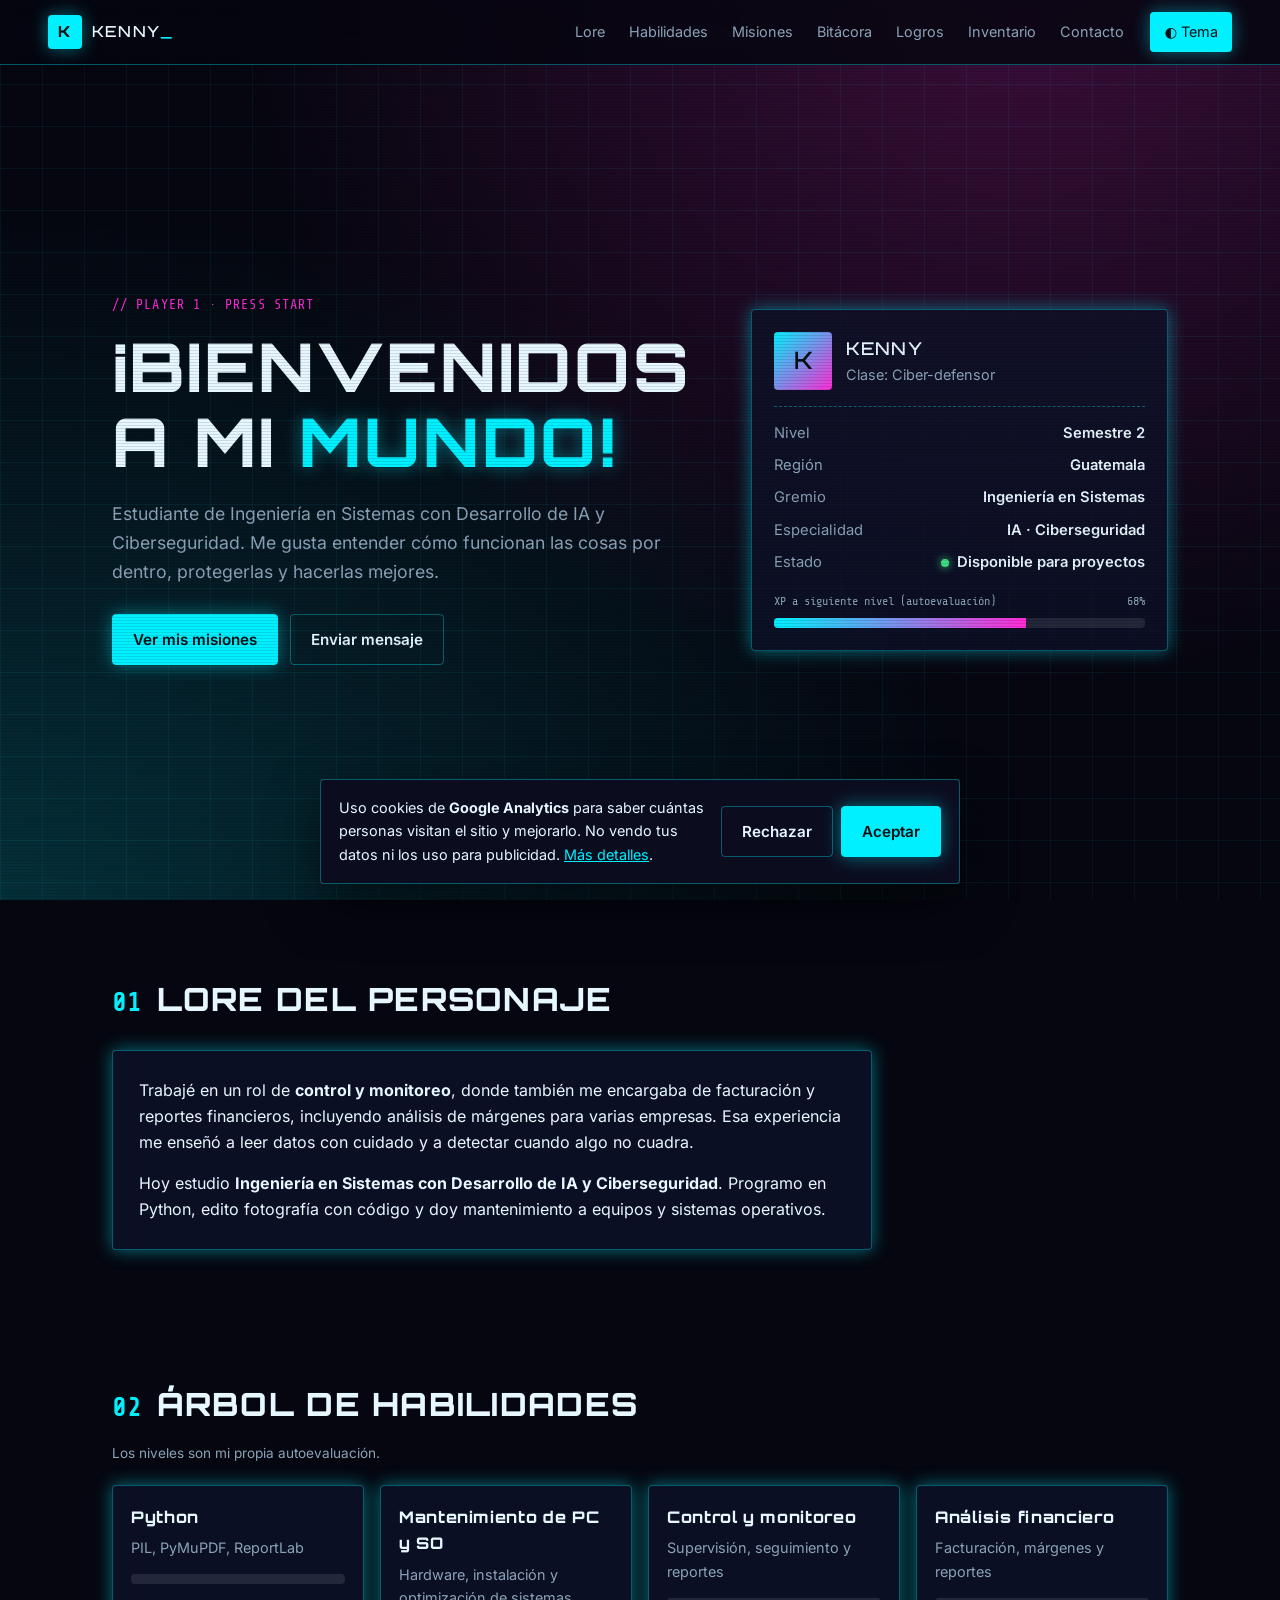
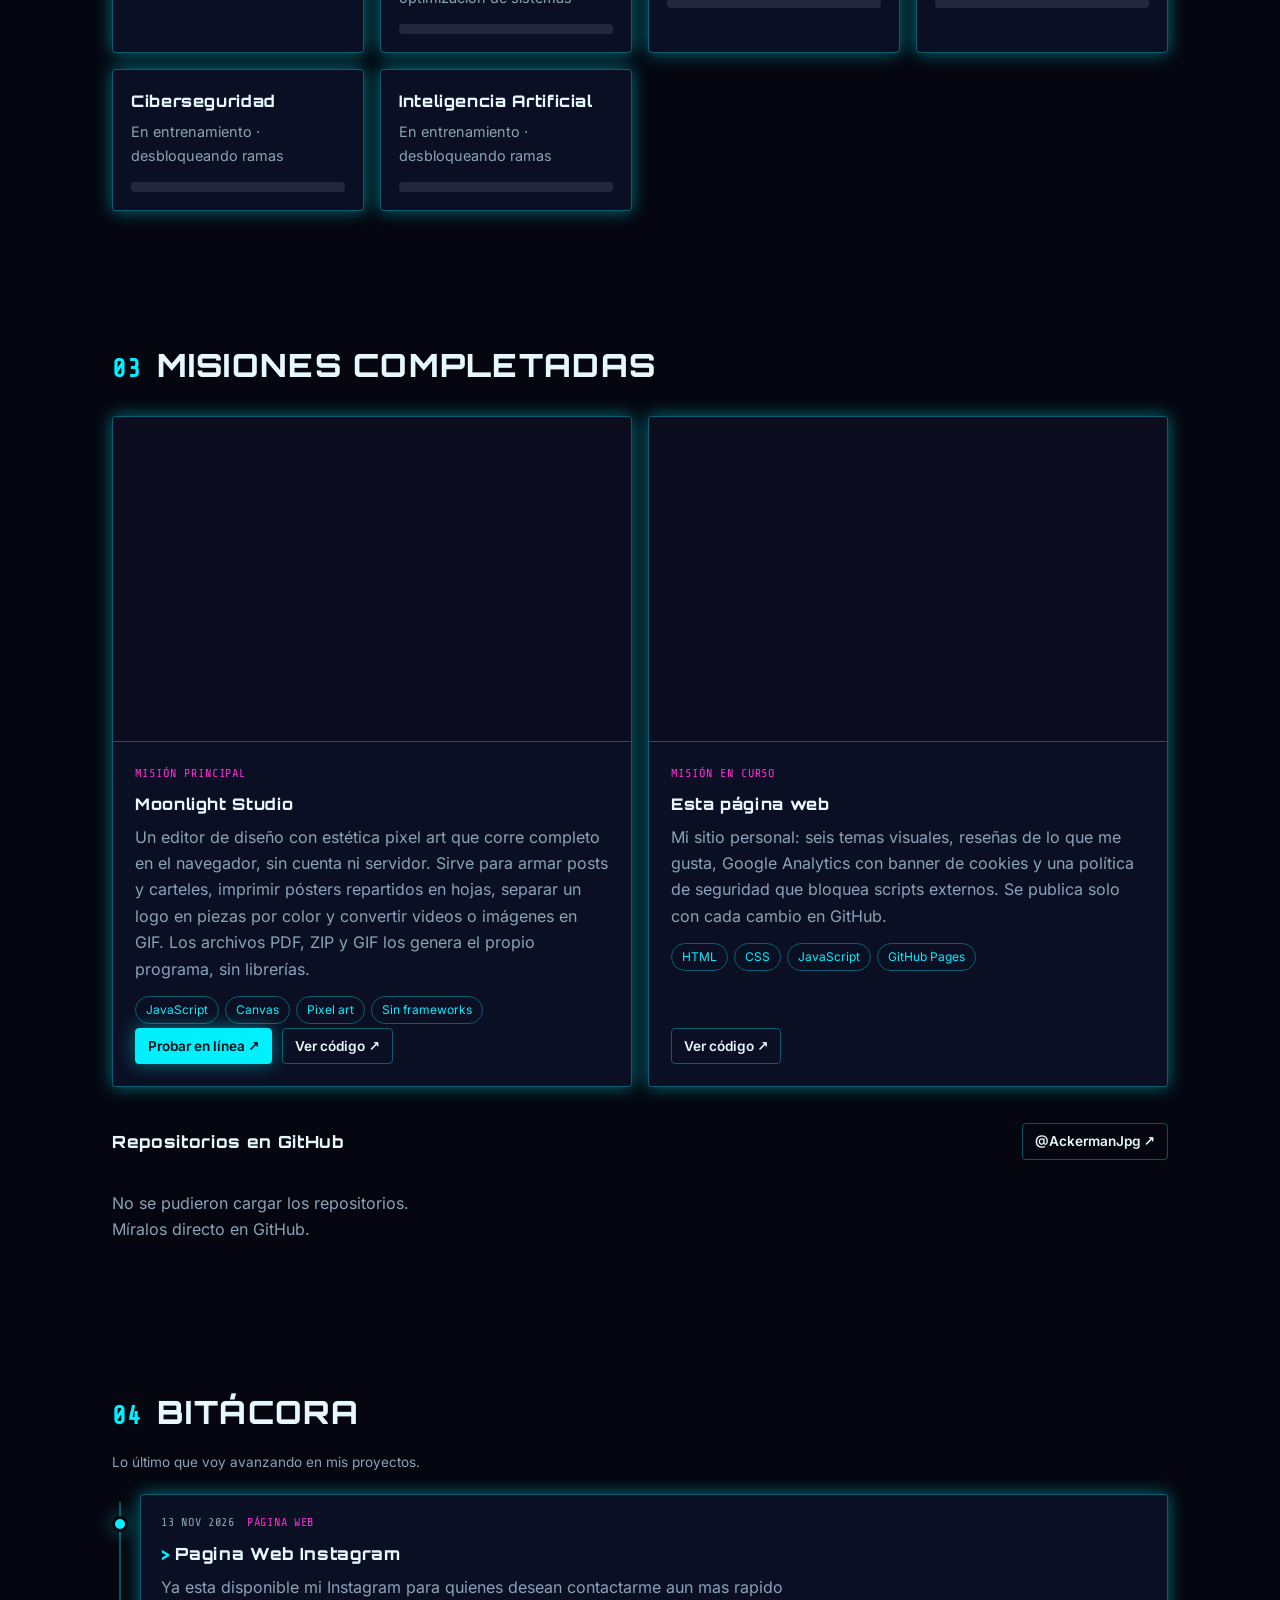
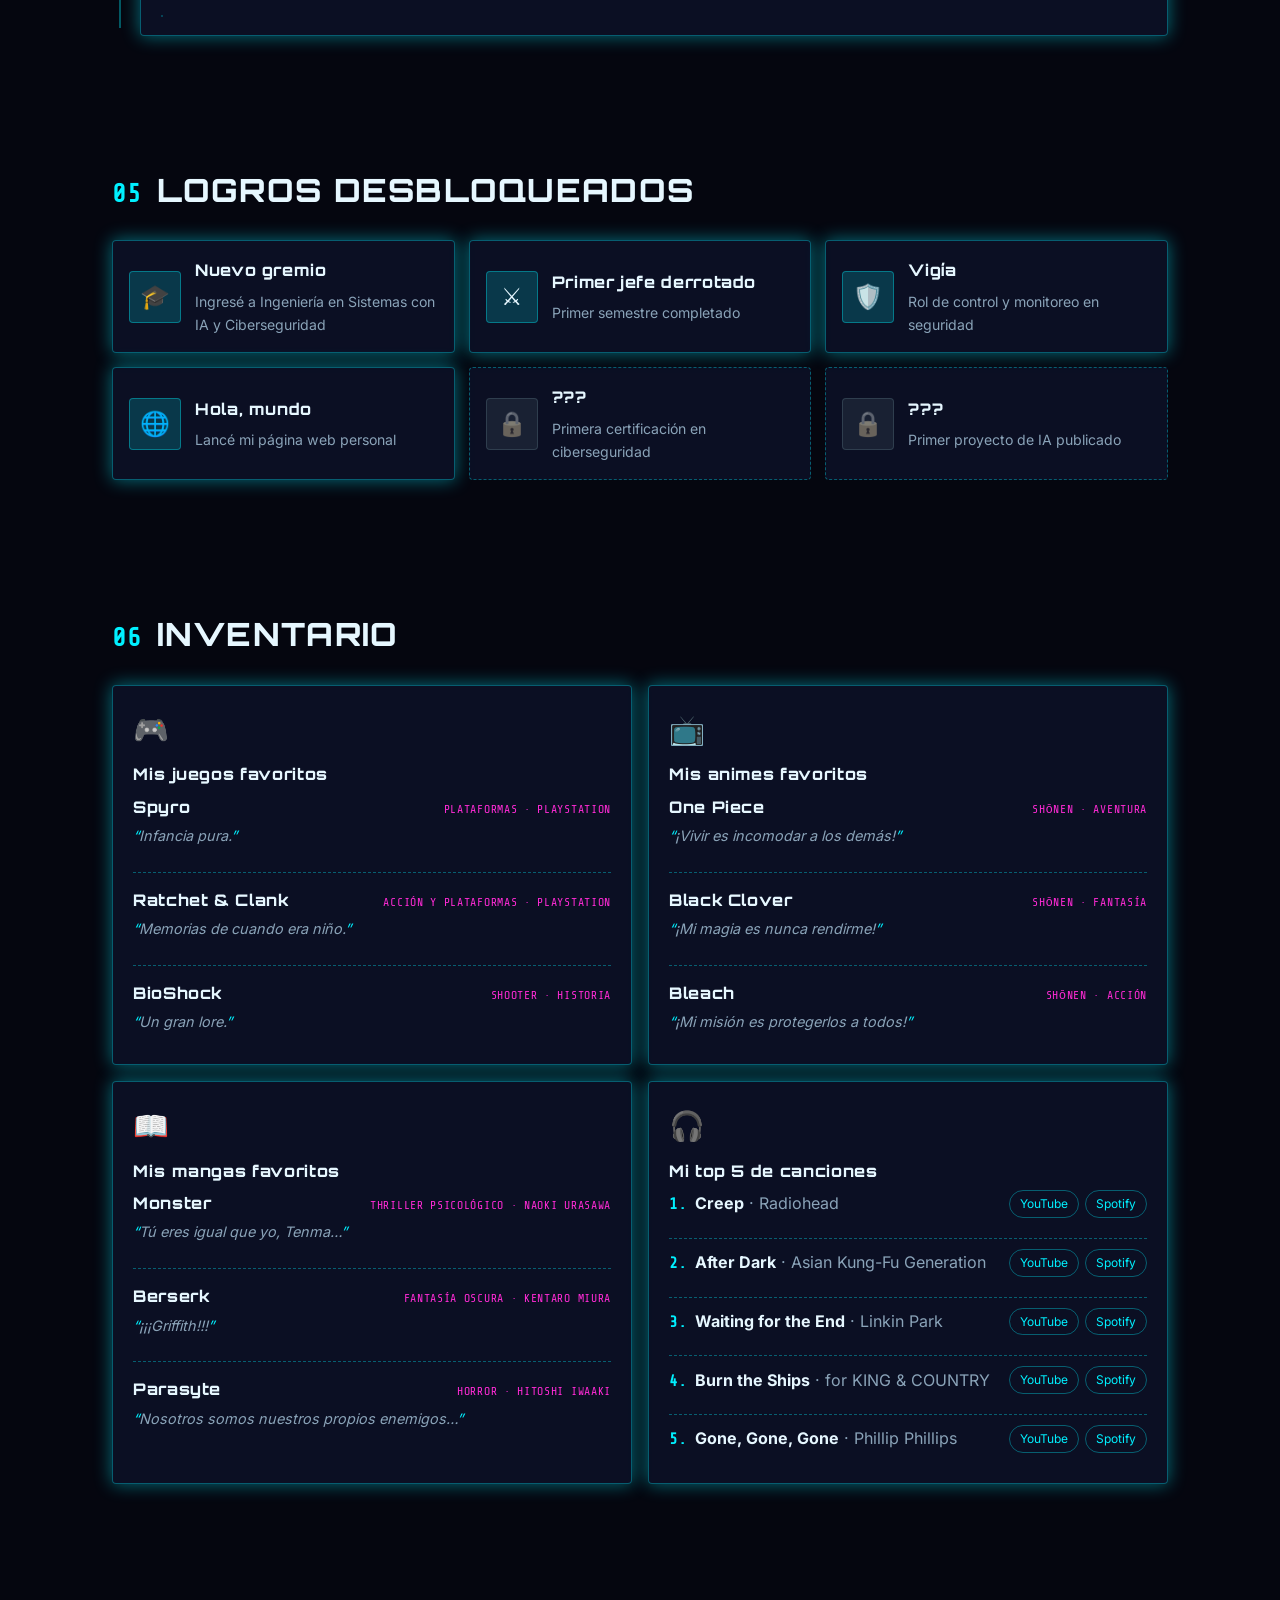
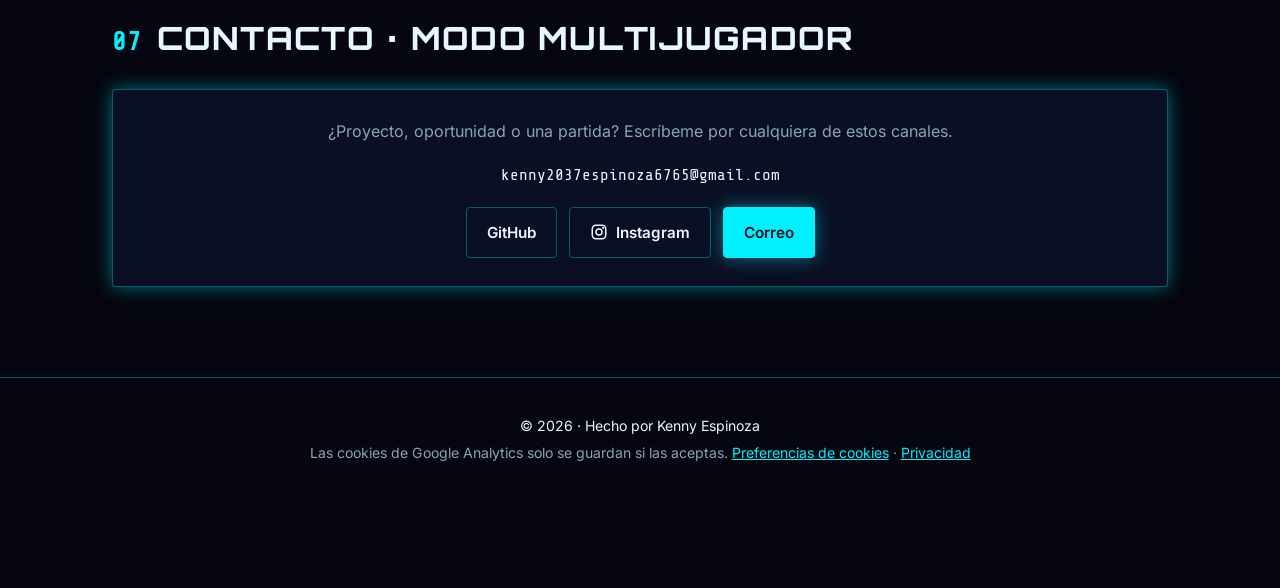
<file: index.html>
<!DOCTYPE html>
<html lang="es" data-theme="cyber">
<head>
  <meta charset="utf-8">
  <meta name="viewport" content="width=device-width, initial-scale=1">
  <meta http-equiv="Content-Security-Policy" content="default-src 'self'; script-src 'self' https://www.googletagmanager.com; connect-src 'self' https://api.github.com https://*.google-analytics.com https://*.analytics.google.com https://www.googletagmanager.com; img-src 'self' data: https://*.google-analytics.com https://www.googletagmanager.com; style-src 'self'; font-src 'self'; base-uri 'none'; form-action 'self'; object-src 'none'; upgrade-insecure-requests">
  <meta name="referrer" content="strict-origin-when-cross-origin">

  <title>Kenny Espinoza · Ingeniería en Sistemas, IA y Ciberseguridad</title>
  <meta name="description" content="Portafolio personal de Kenny Espinoza: estudiante de Ingeniería en Sistemas con IA y Ciberseguridad en Guatemala. Proyectos, habilidades, logros y gustos gamer.">
  <meta name="author" content="Kenny Espinoza">
  <link rel="canonical" href="https://ackermanjpg.github.io/">
  <meta name="robots" content="index, follow">
  <meta name="theme-color" content="#05060f">

  <meta property="og:type" content="website">
  <meta property="og:title" content="Kenny Espinoza · Player One">
  <meta property="og:description" content="Ingeniería en Sistemas, IA y Ciberseguridad. Proyectos, logros y gustos gamer.">
  <meta property="og:url" content="https://ackermanjpg.github.io/">
  <meta property="og:image" content="https://ackermanjpg.github.io/img/og-cover.png">
  <meta property="og:locale" content="es_GT">
  <meta name="twitter:card" content="summary_large_image">

  <link rel="icon" href="img/favicon.svg" type="image/svg+xml">
  <link rel="preload" href="fonts/inter-400.woff2" as="font" type="font/woff2" crossorigin>
  <link rel="preload" href="fonts/orbitron-800.woff2" as="font" type="font/woff2" crossorigin>
  <link rel="stylesheet" href="css/styles.css">
  <script src="js/theme-init.js"></script>

  <script type="application/ld+json">
  {
    "@context": "https://schema.org",
    "@type": "Person",
    "name": "Kenny Espinoza",
    "url": "https://ackermanjpg.github.io/",
    "jobTitle": "Estudiante de Ingeniería en Sistemas con IA y Ciberseguridad",
    "address": { "@type": "PostalAddress", "addressCountry": "GT" },
    "knowsAbout": ["Ciberseguridad", "Inteligencia Artificial", "Python", "Mantenimiento de equipos"],
    "sameAs": ["https://github.com/AckermanJpg", "https://www.instagram.com/espinozagabriel__/"]
  }
  </script>

  <script src="js/analytics.js" defer></script>
  <script src="js/main.js" defer></script>
</head>
<body>
  <a class="skip-link" href="#contenido">Saltar al contenido</a>
  <div class="fx-layer" aria-hidden="true"></div>

  <header class="topbar">
    <a class="brand" href="#inicio" aria-label="K KENNY, ir al inicio">
      <span class="brand-mark" aria-hidden="true">K</span>
      <span class="brand-name">KENNY<span class="blink">_</span></span>
    </a>

    <button class="nav-toggle" type="button" aria-expanded="false" aria-controls="nav">Menú</button>
    <nav id="nav" class="nav" aria-label="Secciones">
      <a href="#lore">Lore</a>
      <a href="#habilidades">Habilidades</a>
      <a href="#misiones">Misiones</a>
      <a href="#bitacora">Bitácora</a>
      <a href="#logros">Logros</a>
      <a href="#inventario">Inventario</a>
      <a href="#contacto">Contacto</a>
    </nav>

    <button class="theme-toggle" type="button" aria-haspopup="true" aria-expanded="false" aria-controls="theme-panel">
      <span aria-hidden="true">◐</span> <span class="theme-toggle-label">Tema</span>
    </button>
  </header>

  <div id="theme-panel" class="theme-panel" role="dialog" aria-label="Elegir tema visual" hidden>
    <p class="theme-panel-title">Selecciona tu mundo</p>
    <div class="theme-grid">
      <button type="button" data-set-theme="cyber"><span class="sw sw-cyber"></span>Neón Cyber</button>
      <button type="button" data-set-theme="pixel"><span class="sw sw-pixel"></span>Arcade Pixel</button>
      <button type="button" data-set-theme="fantasy"><span class="sw sw-fantasy"></span>Reino RPG</button>
      <button type="button" data-set-theme="space"><span class="sw sw-space"></span>Estación Orbital</button>
      <button type="button" data-set-theme="horror"><span class="sw sw-horror"></span>Survival Terror</button>
      <button type="button" data-set-theme="anime"><span class="sw sw-anime"></span>Sakura Anime</button>
    </div>
  </div>

  <main id="contenido">
    <section id="inicio" class="hero">
      <div class="hero-text">
        <p class="kicker">// PLAYER 1 · PRESS START</p>
        <h1 class="hero-title">¡Bienvenidos a mi <span class="accent">mundo!</span></h1>
        <p class="hero-sub">
          Estudiante de Ingeniería en Sistemas con Desarrollo de IA y Ciberseguridad.
          Me gusta entender cómo funcionan las cosas por dentro, protegerlas y hacerlas mejores.
        </p>
        <div class="hero-cta">
          <a class="btn btn-primary" href="#misiones" data-track="cta_misiones">Ver mis misiones</a>
          <a class="btn btn-ghost" href="#contacto" data-track="cta_contacto">Enviar mensaje</a>
        </div>
      </div>

      <aside class="stat-card panel" aria-label="Ficha de personaje">
        <div class="stat-head">
          <span class="avatar" aria-hidden="true">K</span>
          <div>
            <p class="stat-name">KENNY</p>
            <p class="stat-class">Clase: Ciber-defensor</p>
          </div>
        </div>
        <dl class="stat-list">
          <div><dt>Nivel</dt><dd>Semestre 2</dd></div>
          <div><dt>Región</dt><dd>Guatemala</dd></div>
          <div><dt>Gremio</dt><dd>Ingeniería en Sistemas</dd></div>
          <div><dt>Especialidad</dt><dd>IA · Ciberseguridad</dd></div>
          <div><dt>Estado</dt><dd><span class="dot"></span> Disponible para proyectos</dd></div>
        </dl>
        <div class="xp">
          <div class="xp-label"><span>XP a siguiente nivel (autoevaluación)</span><span>68%</span></div>
          <div class="bar"><span class="bar-fill" data-fill="68"></span></div>
        </div>
      </aside>
    </section>

    <section id="lore" class="section">
      <h2 class="section-title"><span class="num">01</span> Lore del personaje</h2>
      <div class="panel prose">
        <p>
          Trabajé en un rol de <strong>control y monitoreo</strong>, donde también me encargaba de
          facturación y reportes financieros, incluyendo análisis de márgenes para varias empresas.
          Esa experiencia me enseñó a leer datos con cuidado y a detectar cuando algo no cuadra.
        </p>
        <p>
          Hoy estudio <strong>Ingeniería en Sistemas con Desarrollo de IA y Ciberseguridad</strong>.
          Programo en Python, edito fotografía con código y doy mantenimiento a equipos y sistemas operativos.
        </p>
      </div>
    </section>

    <section id="habilidades" class="section">
      <h2 class="section-title"><span class="num">02</span> Árbol de habilidades</h2>
      <p class="section-note">Los niveles son mi propia autoevaluación.</p>
      <div class="skills">
        <article class="skill panel">
          <h3>Python</h3>
          <p>PIL, PyMuPDF, ReportLab</p>
          <div class="bar"><span class="bar-fill" data-fill="70"></span></div>
        </article>
        <article class="skill panel">
          <h3>Mantenimiento de PC y SO</h3>
          <p>Hardware, instalación y optimización de sistemas</p>
          <div class="bar"><span class="bar-fill" data-fill="80"></span></div>
        </article>
        <article class="skill panel">
          <h3>Control y monitoreo</h3>
          <p>Supervisión, seguimiento y reportes</p>
          <div class="bar"><span class="bar-fill" data-fill="75"></span></div>
        </article>
        <article class="skill panel">
          <h3>Análisis financiero</h3>
          <p>Facturación, márgenes y reportes</p>
          <div class="bar"><span class="bar-fill" data-fill="70"></span></div>
        </article>
        <article class="skill panel">
          <h3>Ciberseguridad</h3>
          <p>En entrenamiento · desbloqueando ramas</p>
          <div class="bar"><span class="bar-fill" data-fill="35"></span></div>
        </article>
        <article class="skill panel">
          <h3>Inteligencia Artificial</h3>
          <p>En entrenamiento · desbloqueando ramas</p>
          <div class="bar"><span class="bar-fill" data-fill="30"></span></div>
        </article>
      </div>
    </section>

    <section id="misiones" class="section">
      <h2 class="section-title"><span class="num">03</span> Misiones completadas</h2>
      <div class="quests">
        <article class="quest panel">
          <a class="quest-shot-link" href="https://ackermanjpg.github.io/moonligth-studio/" target="_blank" rel="noopener" data-track="quest_moonlight_captura">
            <img class="quest-shot" src="img/proyectos/moonlight-studio.webp" width="1200" height="750" loading="lazy" decoding="async" alt="Editor de Moonlight Studio con el panel de plantillas y un diseño de luna llena en pixel art">
          </a>
          <div class="quest-body">
            <p class="quest-tag">Misión principal</p>
            <h3>Moonlight Studio</h3>
            <p>Un editor de diseño con estética pixel art que corre completo en el navegador, sin cuenta ni servidor. Sirve para armar posts y carteles, imprimir pósters repartidos en hojas, separar un logo en piezas por color y convertir videos o imágenes en GIF. Los archivos PDF, ZIP y GIF los genera el propio programa, sin librerías.</p>
            <ul class="tags"><li>JavaScript</li><li>Canvas</li><li>Pixel art</li><li>Sin frameworks</li></ul>
            <div class="quest-actions">
              <a class="btn btn-primary btn-sm" href="https://ackermanjpg.github.io/moonligth-studio/" target="_blank" rel="noopener" data-track="quest_moonlight_probar">Probar en línea ↗</a>
              <a class="btn btn-ghost btn-sm" href="https://github.com/AckermanJpg/moonligth-studio" rel="noopener noreferrer" target="_blank" data-track="quest_moonlight_codigo">Ver código ↗</a>
            </div>
          </div>
        </article>
        <article class="quest panel">
          <div class="quest-shot-link">
            <img class="quest-shot" src="img/proyectos/pagina-web.webp" width="1200" height="750" loading="lazy" decoding="async" alt="Portada de esta página con el título ¡Bienvenidos a mi mundo! y la ficha de personaje en el tema Neón Cyber">
          </div>
          <div class="quest-body">
            <p class="quest-tag">Misión en curso</p>
            <h3>Esta página web</h3>
            <p>Mi sitio personal: seis temas visuales, reseñas de lo que me gusta, Google Analytics con banner de cookies y una política de seguridad que bloquea scripts externos. Se publica solo con cada cambio en GitHub.</p>
            <ul class="tags"><li>HTML</li><li>CSS</li><li>JavaScript</li><li>GitHub Pages</li></ul>
            <div class="quest-actions">
              <a class="btn btn-ghost btn-sm" href="https://github.com/AckermanJpg/AckermanJpg.github.io" rel="noopener noreferrer" target="_blank" data-track="quest_pagina_web">Ver código ↗</a>
            </div>
          </div>
        </article>
      </div>

      <div class="repos-head">
        <h3 class="sub-title">Repositorios en GitHub</h3>
        <a class="btn btn-ghost btn-sm" href="https://github.com/AckermanJpg" rel="noopener noreferrer" target="_blank" data-track="link_github_repos">@AckermanJpg ↗</a>
      </div>
      <div class="repos" id="repos" data-github-user="AckermanJpg" data-hide="notasGenerales" aria-live="polite">
        <p class="muted repos-status">Cargando repositorios…</p>
      </div>
    </section>

    <section id="bitacora" class="section">
      <h2 class="section-title"><span class="num">04</span> Bitácora</h2>
      <p class="section-note">Lo último que voy avanzando en mis proyectos.</p>
      <div id="bitacora-lista" aria-live="polite">
        <p class="muted log-status">Cargando bitácora…</p>
      </div>
    </section>

    <section id="logros" class="section">
      <h2 class="section-title"><span class="num">05</span> Logros desbloqueados</h2>
      <ul class="achievements">
        <li class="achv panel unlocked">
          <span class="achv-icon" aria-hidden="true">🎓</span>
          <div><h3>Nuevo gremio</h3><p>Ingresé a Ingeniería en Sistemas con IA y Ciberseguridad</p></div>
        </li>
        <li class="achv panel unlocked">
          <span class="achv-icon" aria-hidden="true">⚔️</span>
          <div><h3>Primer jefe derrotado</h3><p>Primer semestre completado</p></div>
        </li>
        <li class="achv panel unlocked">
          <span class="achv-icon" aria-hidden="true">🛡️</span>
          <div><h3>Vigía</h3><p>Rol de control y monitoreo en seguridad</p></div>
        </li>
        <li class="achv panel unlocked">
          <span class="achv-icon" aria-hidden="true">🌐</span>
          <div><h3>Hola, mundo</h3><p>Lancé mi página web personal</p></div>
        </li>
        <li class="achv panel locked">
          <span class="achv-icon" aria-hidden="true">🔒</span>
          <div><h3>???</h3><p>Primera certificación en ciberseguridad</p></div>
        </li>
        <li class="achv panel locked">
          <span class="achv-icon" aria-hidden="true">🔒</span>
          <div><h3>???</h3><p>Primer proyecto de IA publicado</p></div>
        </li>
      </ul>
    </section>

    <section id="inventario" class="section">
      <h2 class="section-title"><span class="num">06</span> Inventario</h2>
      <div class="inventory">
        <article class="item panel">
          <span class="item-icon" aria-hidden="true">🎮</span>
          <h3>Mis juegos favoritos</h3>
          <ul class="entries">
            <li class="entry">
              <div class="entry-head"><strong>Spyro</strong><span class="entry-meta">Plataformas · PlayStation</span></div>
              <p class="entry-quote">Infancia pura.</p>
            </li>
            <li class="entry">
              <div class="entry-head"><strong>Ratchet &amp; Clank</strong><span class="entry-meta">Acción y plataformas · PlayStation</span></div>
              <p class="entry-quote">Memorias de cuando era niño.</p>
            </li>
            <li class="entry">
              <div class="entry-head"><strong>BioShock</strong><span class="entry-meta">Shooter · Historia</span></div>
              <p class="entry-quote">Un gran lore.</p>
            </li>
          </ul>
        </article>
        <article class="item panel">
          <span class="item-icon" aria-hidden="true">📺</span>
          <h3>Mis animes favoritos</h3>
          <ul class="entries">
            <li class="entry">
              <div class="entry-head"><strong>One Piece</strong><span class="entry-meta">Shōnen · Aventura</span></div>
              <p class="entry-quote">¡Vivir es incomodar a los demás!</p>
            </li>
            <li class="entry">
              <div class="entry-head"><strong>Black Clover</strong><span class="entry-meta">Shōnen · Fantasía</span></div>
              <p class="entry-quote">¡Mi magia es nunca rendirme!</p>
            </li>
            <li class="entry">
              <div class="entry-head"><strong>Bleach</strong><span class="entry-meta">Shōnen · Acción</span></div>
              <p class="entry-quote">¡Mi misión es protegerlos a todos!</p>
            </li>
          </ul>
        </article>
        <article class="item panel">
          <span class="item-icon" aria-hidden="true">📖</span>
          <h3>Mis mangas favoritos</h3>
          <ul class="entries">
            <li class="entry">
              <div class="entry-head"><strong>Monster</strong><span class="entry-meta">Thriller psicológico · Naoki Urasawa</span></div>
              <p class="entry-quote">Tú eres igual que yo, Tenma…</p>
            </li>
            <li class="entry">
              <div class="entry-head"><strong>Berserk</strong><span class="entry-meta">Fantasía oscura · Kentaro Miura</span></div>
              <p class="entry-quote">¡¡¡Griffith!!!</p>
            </li>
            <li class="entry">
              <div class="entry-head"><strong>Parasyte</strong><span class="entry-meta">Horror · Hitoshi Iwaaki</span></div>
              <p class="entry-quote">Nosotros somos nuestros propios enemigos…</p>
            </li>
          </ul>
        </article>
        <article class="item panel">
          <span class="item-icon" aria-hidden="true">🎧</span>
          <h3>Mi top 5 de canciones</h3>
          <ol class="songs">
            <li class="song">
              <span class="song-name"><strong>Creep</strong> <span class="muted">· Radiohead</span></span>
              <span class="song-links">
                <a href="https://www.youtube.com/results?search_query=Creep+Radiohead" rel="noopener noreferrer" target="_blank" data-track="song_youtube_1" aria-label="Escuchar Creep en YouTube">YouTube</a>
                <a href="https://open.spotify.com/search/Creep%20Radiohead" rel="noopener noreferrer" target="_blank" data-track="song_spotify_1" aria-label="Escuchar Creep en Spotify">Spotify</a>
              </span>
            </li>
            <li class="song">
              <span class="song-name"><strong>After Dark</strong> <span class="muted">· Asian Kung-Fu Generation</span></span>
              <span class="song-links">
                <a href="https://www.youtube.com/results?search_query=After+Dark+Asian+Kung-Fu+Generation" rel="noopener noreferrer" target="_blank" data-track="song_youtube_2" aria-label="Escuchar After Dark en YouTube">YouTube</a>
                <a href="https://open.spotify.com/search/After%20Dark%20Asian%20Kung-Fu%20Generation" rel="noopener noreferrer" target="_blank" data-track="song_spotify_2" aria-label="Escuchar After Dark en Spotify">Spotify</a>
              </span>
            </li>
            <li class="song">
              <span class="song-name"><strong>Waiting for the End</strong> <span class="muted">· Linkin Park</span></span>
              <span class="song-links">
                <a href="https://www.youtube.com/results?search_query=Waiting+for+the+End+Linkin+Park" rel="noopener noreferrer" target="_blank" data-track="song_youtube_3" aria-label="Escuchar Waiting for the End en YouTube">YouTube</a>
                <a href="https://open.spotify.com/search/Waiting%20for%20the%20End%20Linkin%20Park" rel="noopener noreferrer" target="_blank" data-track="song_spotify_3" aria-label="Escuchar Waiting for the End en Spotify">Spotify</a>
              </span>
            </li>
            <li class="song">
              <span class="song-name"><strong>Burn the Ships</strong> <span class="muted">· for KING &amp; COUNTRY</span></span>
              <span class="song-links">
                <a href="https://www.youtube.com/results?search_query=Burn+the+Ships+for+KING+%26+COUNTRY" rel="noopener noreferrer" target="_blank" data-track="song_youtube_4" aria-label="Escuchar Burn the Ships en YouTube">YouTube</a>
                <a href="https://open.spotify.com/search/Burn%20the%20Ships%20for%20KING%20%26%20COUNTRY" rel="noopener noreferrer" target="_blank" data-track="song_spotify_4" aria-label="Escuchar Burn the Ships en Spotify">Spotify</a>
              </span>
            </li>
            <li class="song">
              <span class="song-name"><strong>Gone, Gone, Gone</strong> <span class="muted">· Phillip Phillips</span></span>
              <span class="song-links">
                <a href="https://www.youtube.com/results?search_query=Gone%2C+Gone%2C+Gone+Phillip+Phillips" rel="noopener noreferrer" target="_blank" data-track="song_youtube_5" aria-label="Escuchar Gone, Gone, Gone en YouTube">YouTube</a>
                <a href="https://open.spotify.com/search/Gone%2C%20Gone%2C%20Gone%20Phillip%20Phillips" rel="noopener noreferrer" target="_blank" data-track="song_spotify_5" aria-label="Escuchar Gone, Gone, Gone en Spotify">Spotify</a>
              </span>
            </li>
          </ol>
        </article>
      </div>
    </section>

    <section id="contacto" class="section">
      <h2 class="section-title"><span class="num">07</span> Contacto · Modo multijugador</h2>
      <div class="panel contact">
        <p>¿Proyecto, oportunidad o una partida? Escríbeme por cualquiera de estos canales.</p>
        <p class="contact-email">&#107;&#101;&#110;&#110;&#121;&#50;&#48;&#51;&#55;&#101;&#115;&#112;&#105;&#110;&#111;&#122;&#97;&#54;&#55;&#54;&#53;&#64;&#103;&#109;&#97;&#105;&#108;&#46;&#99;&#111;&#109;</p>
        <div class="contact-links">
          <a class="btn btn-ghost" href="https://github.com/AckermanJpg" rel="noopener noreferrer" target="_blank" data-track="link_github">GitHub</a>
          <a class="btn btn-ghost" href="https://www.instagram.com/espinozagabriel__/" rel="me noopener noreferrer" target="_blank" data-track="instagram"><svg width="18" height="18" viewBox="0 0 24 24" fill="none" stroke="currentColor" stroke-width="2" stroke-linecap="round" stroke-linejoin="round" aria-hidden="true" focusable="false"><rect x="3" y="3" width="18" height="18" rx="5"/><circle cx="12" cy="12" r="4"/><circle cx="17.5" cy="6.5" r=".5"/></svg>Instagram</a>
          <a class="btn btn-primary" href="&#109;&#97;&#105;&#108;&#116;&#111;&#58;&#107;&#101;&#110;&#110;&#121;&#50;&#48;&#51;&#55;&#101;&#115;&#112;&#105;&#110;&#111;&#122;&#97;&#54;&#55;&#54;&#53;&#64;&#103;&#109;&#97;&#105;&#108;&#46;&#99;&#111;&#109;" data-track="link_email">Correo</a>
        </div>
      </div>
    </section>
  </main>

  <footer class="footer">
    <p>© <span id="year">2026</span> · Hecho por Kenny Espinoza</p>
    <p class="muted">
      Las cookies de Google Analytics solo se guardan si las aceptas.
      <button type="button" class="linklike" data-open-consent>Preferencias de cookies</button>
      · <a class="linklike" href="privacidad.html">Privacidad</a>
    </p>
  </footer>

  <div class="consent" role="dialog" aria-live="polite" aria-label="Consentimiento de cookies" hidden>
    <p>
      Uso cookies de <strong>Google Analytics</strong> para saber cuántas personas visitan el sitio y mejorarlo.
      No vendo tus datos ni los uso para publicidad. <a href="privacidad.html">Más detalles</a>.
    </p>
    <div class="consent-actions">
      <button type="button" class="btn btn-ghost" data-consent="denied">Rechazar</button>
      <button type="button" class="btn btn-primary" data-consent="granted">Aceptar</button>
    </div>
  </div>

  <noscript><p class="noscript">El selector de temas necesita JavaScript, pero todo el contenido se puede leer sin él.</p></noscript>
</body>
</html>
</file>
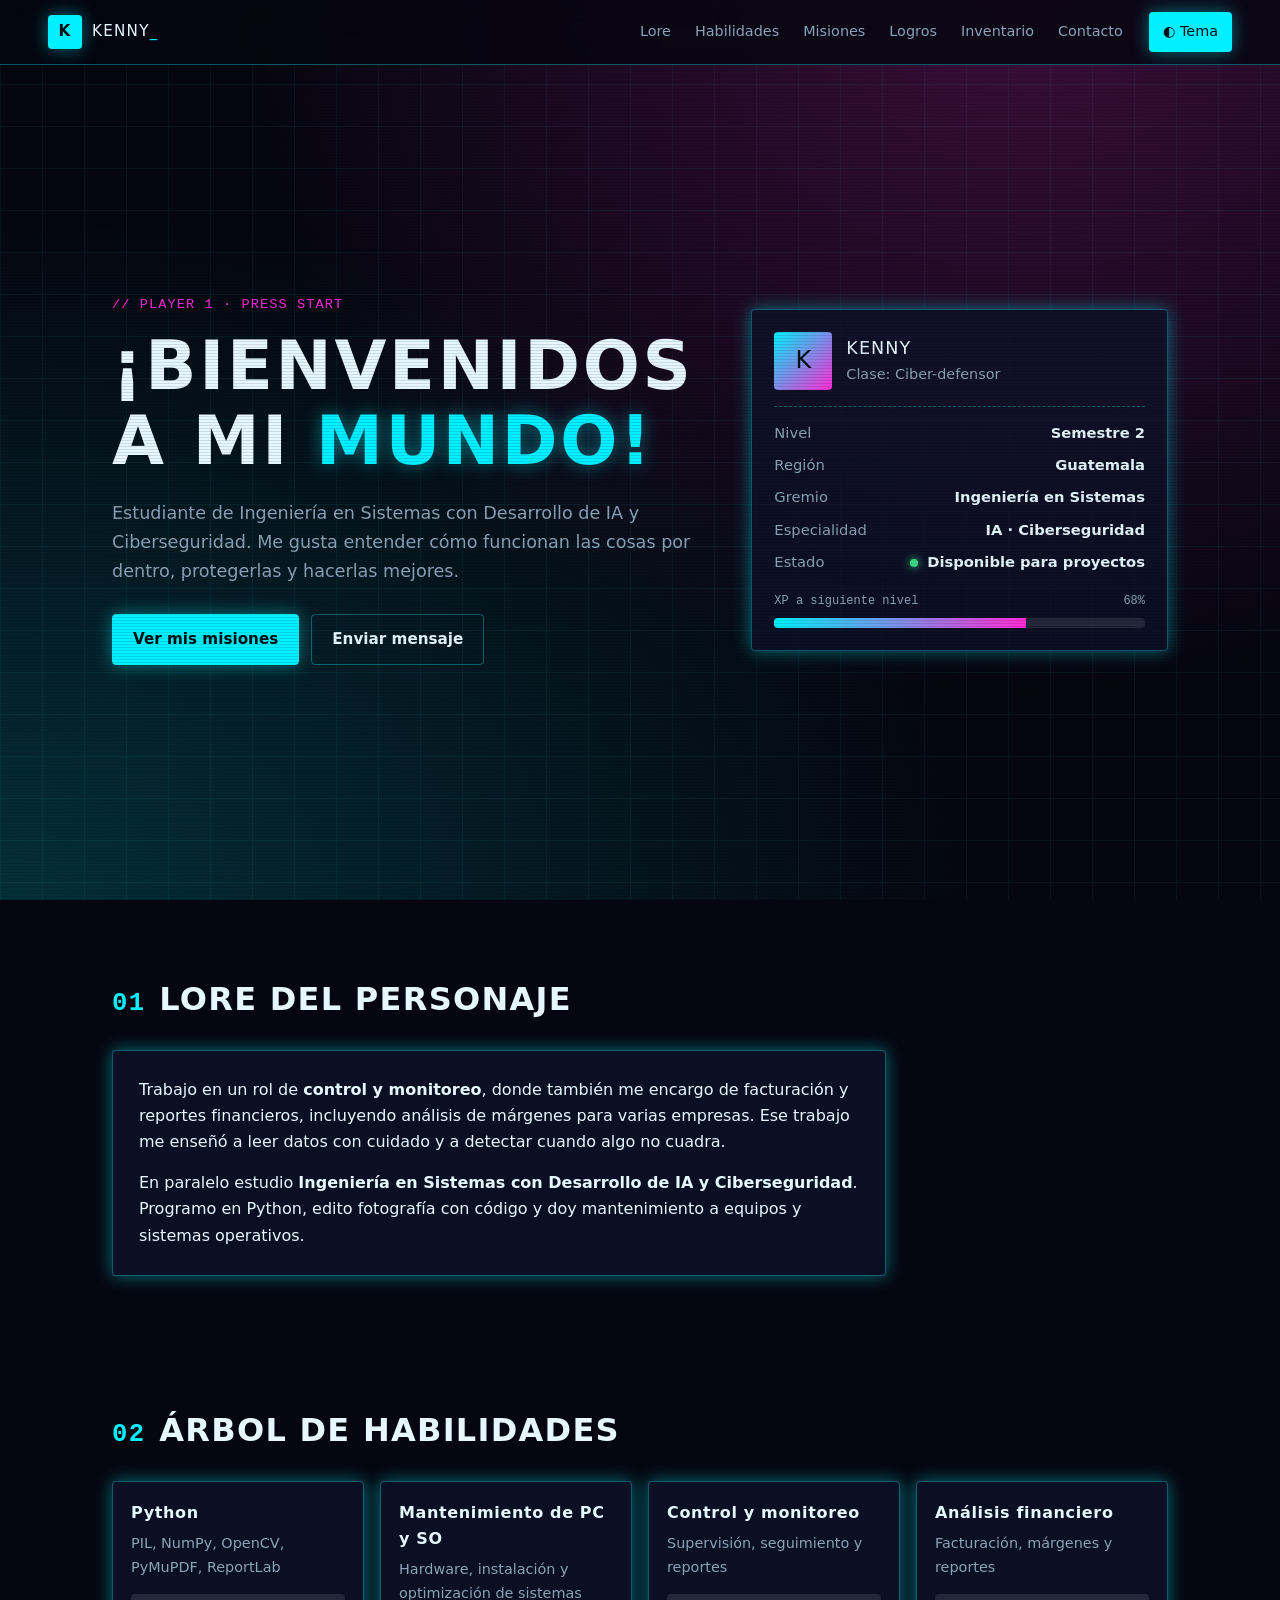
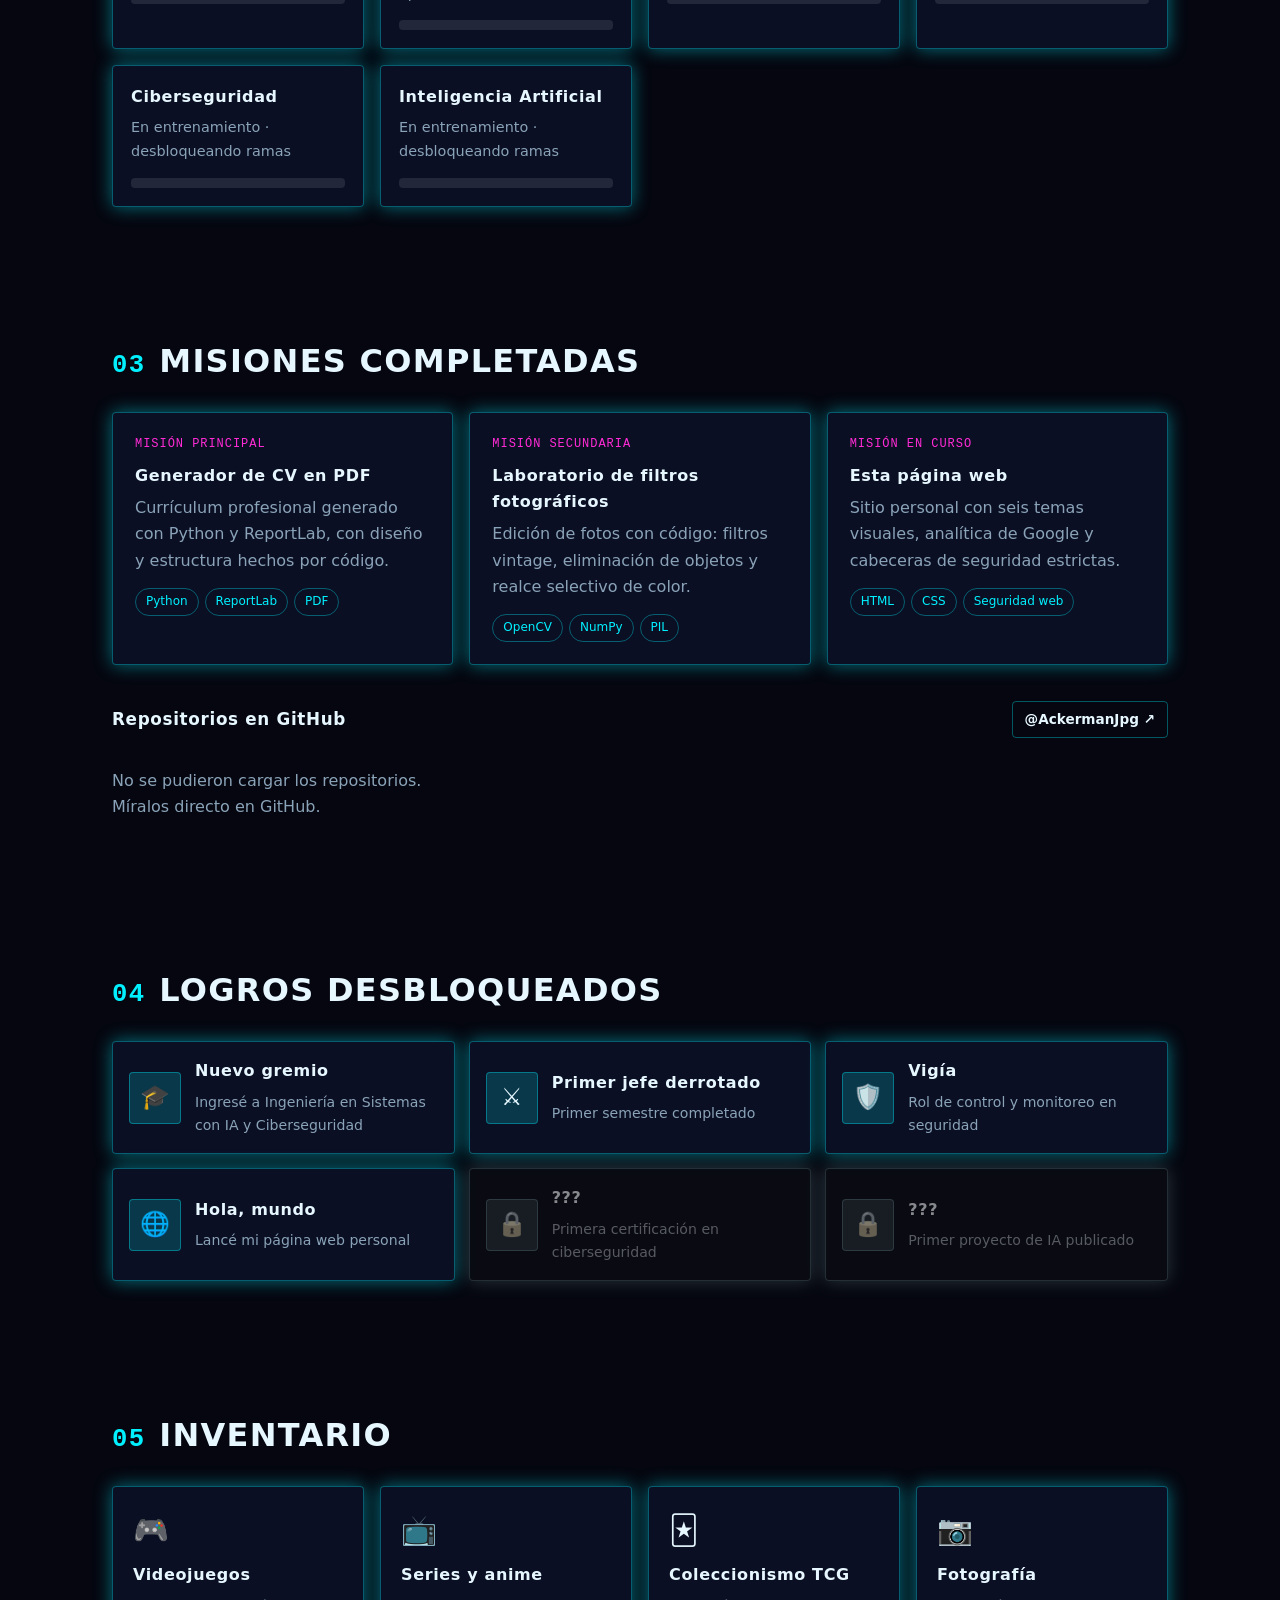
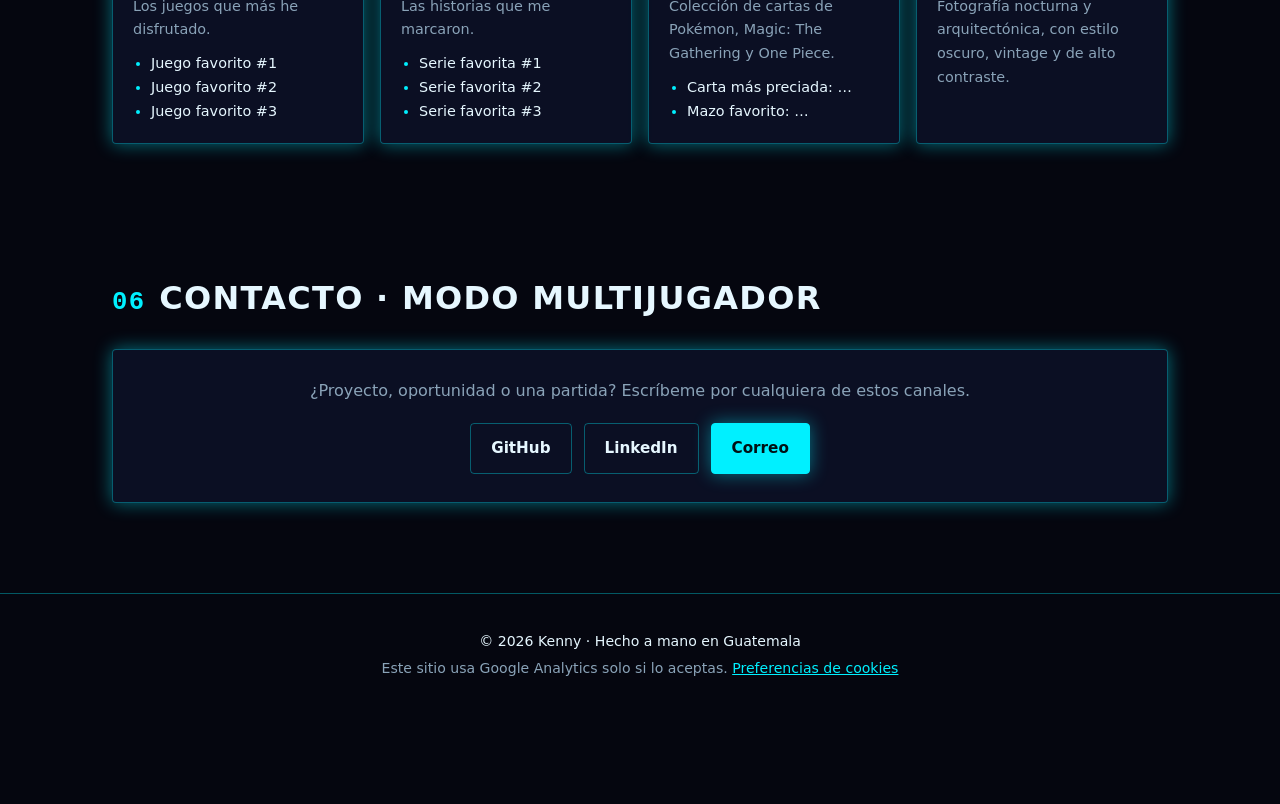
<file: kenny-web/index.html>
<!doctype html>
<html lang="es" data-theme="cyber">
<head>
  <meta charset="utf-8">
  <meta name="viewport" content="width=device-width, initial-scale=1">
  <!-- ====== Seguridad (GitHub Pages no permite cabeceras, así que van aquí) ====== -->
  <meta http-equiv="Content-Security-Policy" content="default-src 'self'; script-src 'self' https://www.googletagmanager.com; connect-src 'self' https://api.github.com https://*.google-analytics.com https://*.analytics.google.com https://www.googletagmanager.com; img-src 'self' data: https://*.google-analytics.com https://www.googletagmanager.com; style-src 'self' https://fonts.googleapis.com; font-src https://fonts.gstatic.com; base-uri 'none'; form-action 'self'; object-src 'none'; upgrade-insecure-requests">
  <meta name="referrer" content="strict-origin-when-cross-origin">

  <!-- ====== SEO ====== -->
  <title>Kenny · Ingeniería en Sistemas, IA y Ciberseguridad</title>
  <meta name="description" content="Portafolio personal de Kenny: estudiante de Ingeniería en Sistemas con IA y Ciberseguridad en Guatemala. Proyectos, habilidades, logros y gustos gamer.">
  <meta name="author" content="Kenny">
  <link rel="canonical" href="https://ackermanjpg.github.io/">
  <meta name="robots" content="index, follow">
  <meta name="theme-color" content="#05060f">

  <!-- Open Graph / redes sociales (vista previa al compartir el enlace) -->
  <meta property="og:type" content="website">
  <meta property="og:title" content="Kenny · Player One">
  <meta property="og:description" content="Ingeniería en Sistemas, IA y Ciberseguridad. Proyectos, logros y gustos gamer.">
  <meta property="og:url" content="https://ackermanjpg.github.io/">
  <meta property="og:image" content="https://ackermanjpg.github.io/img/og-cover.png">
  <meta property="og:locale" content="es_GT">
  <meta name="twitter:card" content="summary_large_image">

  <!-- ====== Google Search Console ======
       Pega aquí el código que te da Search Console (método "Etiqueta HTML").
       Si verificas por DNS (recomendado con Cloudflare), puedes borrar esta línea. -->
  <meta name="google-site-verification" content="PEGA_AQUI_TU_CODIGO_DE_VERIFICACION">

  <link rel="icon" href="img/favicon.svg" type="image/svg+xml">
  <link rel="preconnect" href="https://fonts.googleapis.com">
  <link rel="preconnect" href="https://fonts.gstatic.com" crossorigin>
  <link rel="stylesheet" href="https://fonts.googleapis.com/css2?family=Cinzel:wght@500;700&family=Creepster&family=Inter:wght@400;500;600;700&family=M+PLUS+Rounded+1c:wght@500;800&family=Orbitron:wght@500;800&family=Press+Start+2P&family=Share+Tech+Mono&display=swap">
  <link rel="stylesheet" href="css/styles.css">

  <!-- Datos estructurados para Google (sin JavaScript inline: es JSON, no se ejecuta) -->
  <script type="application/ld+json">
  {
    "@context": "https://schema.org",
    "@type": "Person",
    "name": "Kenny",
    "url": "https://ackermanjpg.github.io/",
    "jobTitle": "Estudiante de Ingeniería en Sistemas con IA y Ciberseguridad",
    "address": { "@type": "PostalAddress", "addressCountry": "GT" },
    "knowsAbout": ["Ciberseguridad", "Inteligencia Artificial", "Python", "OpenCV", "Mantenimiento de equipos"],
    "sameAs": ["https://github.com/AckermanJpg", "https://www.linkedin.com/in/TU-USUARIO"]
  }
  </script>

  <!-- Analítica + consentimiento: archivos propios, sin código inline (CSP estricta) -->
  <script src="js/analytics.js" defer></script>
  <script src="js/main.js" defer></script>
</head>
<body>
  <a class="skip-link" href="#contenido">Saltar al contenido</a>
  <div class="fx-layer" aria-hidden="true"></div>

  <!-- ===================== NAV ===================== -->
  <header class="topbar">
    <a class="brand" href="#inicio" aria-label="Inicio">
      <span class="brand-mark" aria-hidden="true">K</span>
      <span class="brand-name">KENNY<span class="blink">_</span></span>
    </a>

    <nav class="nav" aria-label="Secciones">
      <a href="#lore">Lore</a>
      <a href="#habilidades">Habilidades</a>
      <a href="#misiones">Misiones</a>
      <a href="#logros">Logros</a>
      <a href="#inventario">Inventario</a>
      <a href="#contacto">Contacto</a>
    </nav>

    <button class="theme-toggle" type="button" aria-haspopup="true" aria-expanded="false" aria-controls="theme-panel">
      <span aria-hidden="true">◐</span> <span class="theme-toggle-label">Tema</span>
    </button>
  </header>

  <!-- Selector de temas -->
  <div id="theme-panel" class="theme-panel" role="dialog" aria-label="Elegir tema visual" hidden>
    <p class="theme-panel-title">Selecciona tu mundo</p>
    <div class="theme-grid">
      <button type="button" data-set-theme="cyber"><span class="sw sw-cyber"></span>Neón Cyber</button>
      <button type="button" data-set-theme="pixel"><span class="sw sw-pixel"></span>Arcade Pixel</button>
      <button type="button" data-set-theme="fantasy"><span class="sw sw-fantasy"></span>Reino RPG</button>
      <button type="button" data-set-theme="space"><span class="sw sw-space"></span>Estación Orbital</button>
      <button type="button" data-set-theme="horror"><span class="sw sw-horror"></span>Survival Terror</button>
      <button type="button" data-set-theme="anime"><span class="sw sw-anime"></span>Sakura Anime</button>
    </div>
  </div>

  <main id="contenido">
    <!-- ===================== HERO ===================== -->
    <section id="inicio" class="hero">
      <div class="hero-text">
        <p class="kicker">// PLAYER 1 · PRESS START</p>
        <h1 class="hero-title">¡Bienvenidos a mi <span class="accent">mundo!</span></h1>
        <p class="hero-sub">
          Estudiante de Ingeniería en Sistemas con Desarrollo de IA y Ciberseguridad.
          Me gusta entender cómo funcionan las cosas por dentro, protegerlas y hacerlas mejores.
        </p>
        <div class="hero-cta">
          <a class="btn btn-primary" href="#misiones" data-track="cta_misiones">Ver mis misiones</a>
          <a class="btn btn-ghost" href="#contacto" data-track="cta_contacto">Enviar mensaje</a>
        </div>
      </div>

      <aside class="stat-card" aria-label="Ficha de personaje">
        <div class="stat-head">
          <span class="avatar" aria-hidden="true">K</span>
          <div>
            <p class="stat-name">KENNY</p>
            <p class="stat-class">Clase: Ciber-defensor</p>
          </div>
        </div>
        <dl class="stat-list">
          <div><dt>Nivel</dt><dd>Semestre 2</dd></div>
          <div><dt>Región</dt><dd>Guatemala</dd></div>
          <div><dt>Gremio</dt><dd>Ingeniería en Sistemas</dd></div>
          <div><dt>Especialidad</dt><dd>IA · Ciberseguridad</dd></div>
          <div><dt>Estado</dt><dd><span class="dot"></span> Disponible para proyectos</dd></div>
        </dl>
        <div class="xp">
          <div class="xp-label"><span>XP a siguiente nivel</span><span>68%</span></div>
          <div class="bar"><span class="bar-fill" data-fill="68"></span></div>
        </div>
      </aside>
    </section>

    <!-- ===================== LORE / SOBRE MÍ ===================== -->
    <section id="lore" class="section">
      <h2 class="section-title"><span class="num">01</span> Lore del personaje</h2>
      <div class="panel prose">
        <p>
          Trabajo en un rol de <strong>control y monitoreo</strong>, donde también me encargo de
          facturación y reportes financieros, incluyendo análisis de márgenes para varias empresas.
          Ese trabajo me enseñó a leer datos con cuidado y a detectar cuando algo no cuadra.
        </p>
        <p>
          En paralelo estudio <strong>Ingeniería en Sistemas con Desarrollo de IA y Ciberseguridad</strong>.
          Programo en Python, edito fotografía con código y doy mantenimiento a equipos y sistemas operativos.
        </p>
      </div>
    </section>

    <!-- ===================== HABILIDADES ===================== -->
    <section id="habilidades" class="section">
      <h2 class="section-title"><span class="num">02</span> Árbol de habilidades</h2>
      <div class="skills">
        <article class="skill panel">
          <h3>Python</h3>
          <p>PIL, NumPy, OpenCV, PyMuPDF, ReportLab</p>
          <div class="bar"><span class="bar-fill" data-fill="70"></span></div>
        </article>
        <article class="skill panel">
          <h3>Mantenimiento de PC y SO</h3>
          <p>Hardware, instalación y optimización de sistemas</p>
          <div class="bar"><span class="bar-fill" data-fill="80"></span></div>
        </article>
        <article class="skill panel">
          <h3>Control y monitoreo</h3>
          <p>Supervisión, seguimiento y reportes</p>
          <div class="bar"><span class="bar-fill" data-fill="75"></span></div>
        </article>
        <article class="skill panel">
          <h3>Análisis financiero</h3>
          <p>Facturación, márgenes y reportes</p>
          <div class="bar"><span class="bar-fill" data-fill="70"></span></div>
        </article>
        <article class="skill panel">
          <h3>Ciberseguridad</h3>
          <p>En entrenamiento · desbloqueando ramas</p>
          <div class="bar"><span class="bar-fill" data-fill="35"></span></div>
        </article>
        <article class="skill panel">
          <h3>Inteligencia Artificial</h3>
          <p>En entrenamiento · desbloqueando ramas</p>
          <div class="bar"><span class="bar-fill" data-fill="30"></span></div>
        </article>
      </div>
    </section>

    <!-- ===================== MISIONES / PROYECTOS ===================== -->
    <section id="misiones" class="section">
      <h2 class="section-title"><span class="num">03</span> Misiones completadas</h2>
      <div class="quests">
        <article class="quest panel">
          <p class="quest-tag">Misión principal</p>
          <h3>Generador de CV en PDF</h3>
          <p>Currículum profesional generado con Python y ReportLab, con diseño y estructura hechos por código.</p>
          <ul class="tags"><li>Python</li><li>ReportLab</li><li>PDF</li></ul>
        </article>
        <article class="quest panel">
          <p class="quest-tag">Misión secundaria</p>
          <h3>Laboratorio de filtros fotográficos</h3>
          <p>Edición de fotos con código: filtros vintage, eliminación de objetos y realce selectivo de color.</p>
          <ul class="tags"><li>OpenCV</li><li>NumPy</li><li>PIL</li></ul>
        </article>
        <article class="quest panel">
          <p class="quest-tag">Misión en curso</p>
          <h3>Esta página web</h3>
          <p>Sitio personal con seis temas visuales, analítica de Google y cabeceras de seguridad estrictas.</p>
          <ul class="tags"><li>HTML</li><li>CSS</li><li>Seguridad web</li></ul>
        </article>
      </div>

      <!-- Repositorios de GitHub: se cargan solos desde la API pública de GitHub.
           Cada repo nuevo que publiques en github.com/AckermanJpg aparece aquí sin tocar el código. -->
      <div class="repos-head">
        <h3 class="sub-title">Repositorios en GitHub</h3>
        <a class="btn btn-ghost btn-sm" href="https://github.com/AckermanJpg" rel="noopener noreferrer" target="_blank" data-track="link_github_repos">@AckermanJpg ↗</a>
      </div>
      <div class="repos" id="repos" data-github-user="AckermanJpg" aria-live="polite">
        <p class="muted repos-status">Cargando repositorios…</p>
      </div>
    </section>

    <!-- ===================== LOGROS ===================== -->
    <section id="logros" class="section">
      <h2 class="section-title"><span class="num">04</span> Logros desbloqueados</h2>
      <ul class="achievements">
        <li class="achv panel unlocked">
          <span class="achv-icon" aria-hidden="true">🎓</span>
          <div><h3>Nuevo gremio</h3><p>Ingresé a Ingeniería en Sistemas con IA y Ciberseguridad</p></div>
        </li>
        <li class="achv panel unlocked">
          <span class="achv-icon" aria-hidden="true">⚔️</span>
          <div><h3>Primer jefe derrotado</h3><p>Primer semestre completado</p></div>
        </li>
        <li class="achv panel unlocked">
          <span class="achv-icon" aria-hidden="true">🛡️</span>
          <div><h3>Vigía</h3><p>Rol de control y monitoreo en seguridad</p></div>
        </li>
        <li class="achv panel unlocked">
          <span class="achv-icon" aria-hidden="true">🌐</span>
          <div><h3>Hola, mundo</h3><p>Lancé mi página web personal</p></div>
        </li>
        <li class="achv panel locked">
          <span class="achv-icon" aria-hidden="true">🔒</span>
          <div><h3>???</h3><p>Primera certificación en ciberseguridad</p></div>
        </li>
        <li class="achv panel locked">
          <span class="achv-icon" aria-hidden="true">🔒</span>
          <div><h3>???</h3><p>Primer proyecto de IA publicado</p></div>
        </li>
      </ul>
    </section>

    <!-- ===================== INVENTARIO / GUSTOS ===================== -->
    <section id="inventario" class="section">
      <h2 class="section-title"><span class="num">05</span> Inventario</h2>
      <div class="inventory">
        <article class="item panel">
          <span class="item-icon" aria-hidden="true">🎮</span>
          <h3>Videojuegos</h3>
          <p>Los juegos que más he disfrutado.</p>
          <ul class="list"><li>Juego favorito #1</li><li>Juego favorito #2</li><li>Juego favorito #3</li></ul>
        </article>
        <article class="item panel">
          <span class="item-icon" aria-hidden="true">📺</span>
          <h3>Series y anime</h3>
          <p>Las historias que me marcaron.</p>
          <ul class="list"><li>Serie favorita #1</li><li>Serie favorita #2</li><li>Serie favorita #3</li></ul>
        </article>
        <article class="item panel">
          <span class="item-icon" aria-hidden="true">🃏</span>
          <h3>Coleccionismo TCG</h3>
          <p>Colección de cartas de Pokémon, Magic: The Gathering y One Piece.</p>
          <ul class="list"><li>Carta más preciada: …</li><li>Mazo favorito: …</li></ul>
        </article>
        <article class="item panel">
          <span class="item-icon" aria-hidden="true">📷</span>
          <h3>Fotografía</h3>
          <p>Fotografía nocturna y arquitectónica, con estilo oscuro, vintage y de alto contraste.</p>
        </article>
      </div>
    </section>

    <!-- ===================== CONTACTO ===================== -->
    <section id="contacto" class="section">
      <h2 class="section-title"><span class="num">06</span> Contacto · Modo multijugador</h2>
      <div class="panel contact">
        <p>¿Proyecto, oportunidad o una partida? Escríbeme por cualquiera de estos canales.</p>
        <div class="contact-links">
          <a class="btn btn-ghost" href="https://github.com/AckermanJpg" rel="noopener noreferrer" target="_blank" data-track="link_github">GitHub</a>
          <a class="btn btn-ghost" href="https://www.linkedin.com/in/TU-USUARIO" rel="noopener noreferrer" target="_blank" data-track="link_linkedin">LinkedIn</a>
          <a class="btn btn-primary" href="mailto:contacto@TU-DOMINIO.com" data-track="link_email">Correo</a>
        </div>
      </div>
    </section>
  </main>

  <footer class="footer">
    <p>© <span id="year">2026</span> Kenny · Hecho a mano en Guatemala</p>
    <p class="muted">
      Este sitio usa Google Analytics solo si lo aceptas.
      <button type="button" class="linklike" data-open-consent>Preferencias de cookies</button>
    </p>
  </footer>

  <!-- Banner de consentimiento (Consent Mode v2) -->
  <div class="consent" role="dialog" aria-live="polite" aria-label="Consentimiento de cookies" hidden>
    <p>
      Uso cookies de <strong>Google Analytics</strong> para saber cuántas personas visitan el sitio y mejorarlo.
      No vendo ni comparto tus datos.
    </p>
    <div class="consent-actions">
      <button type="button" class="btn btn-ghost" data-consent="denied">Rechazar</button>
      <button type="button" class="btn btn-primary" data-consent="granted">Aceptar</button>
    </div>
  </div>

  <noscript><p class="noscript">El selector de temas necesita JavaScript, pero todo el contenido se puede leer sin él.</p></noscript>
</body>
</html>
</file>
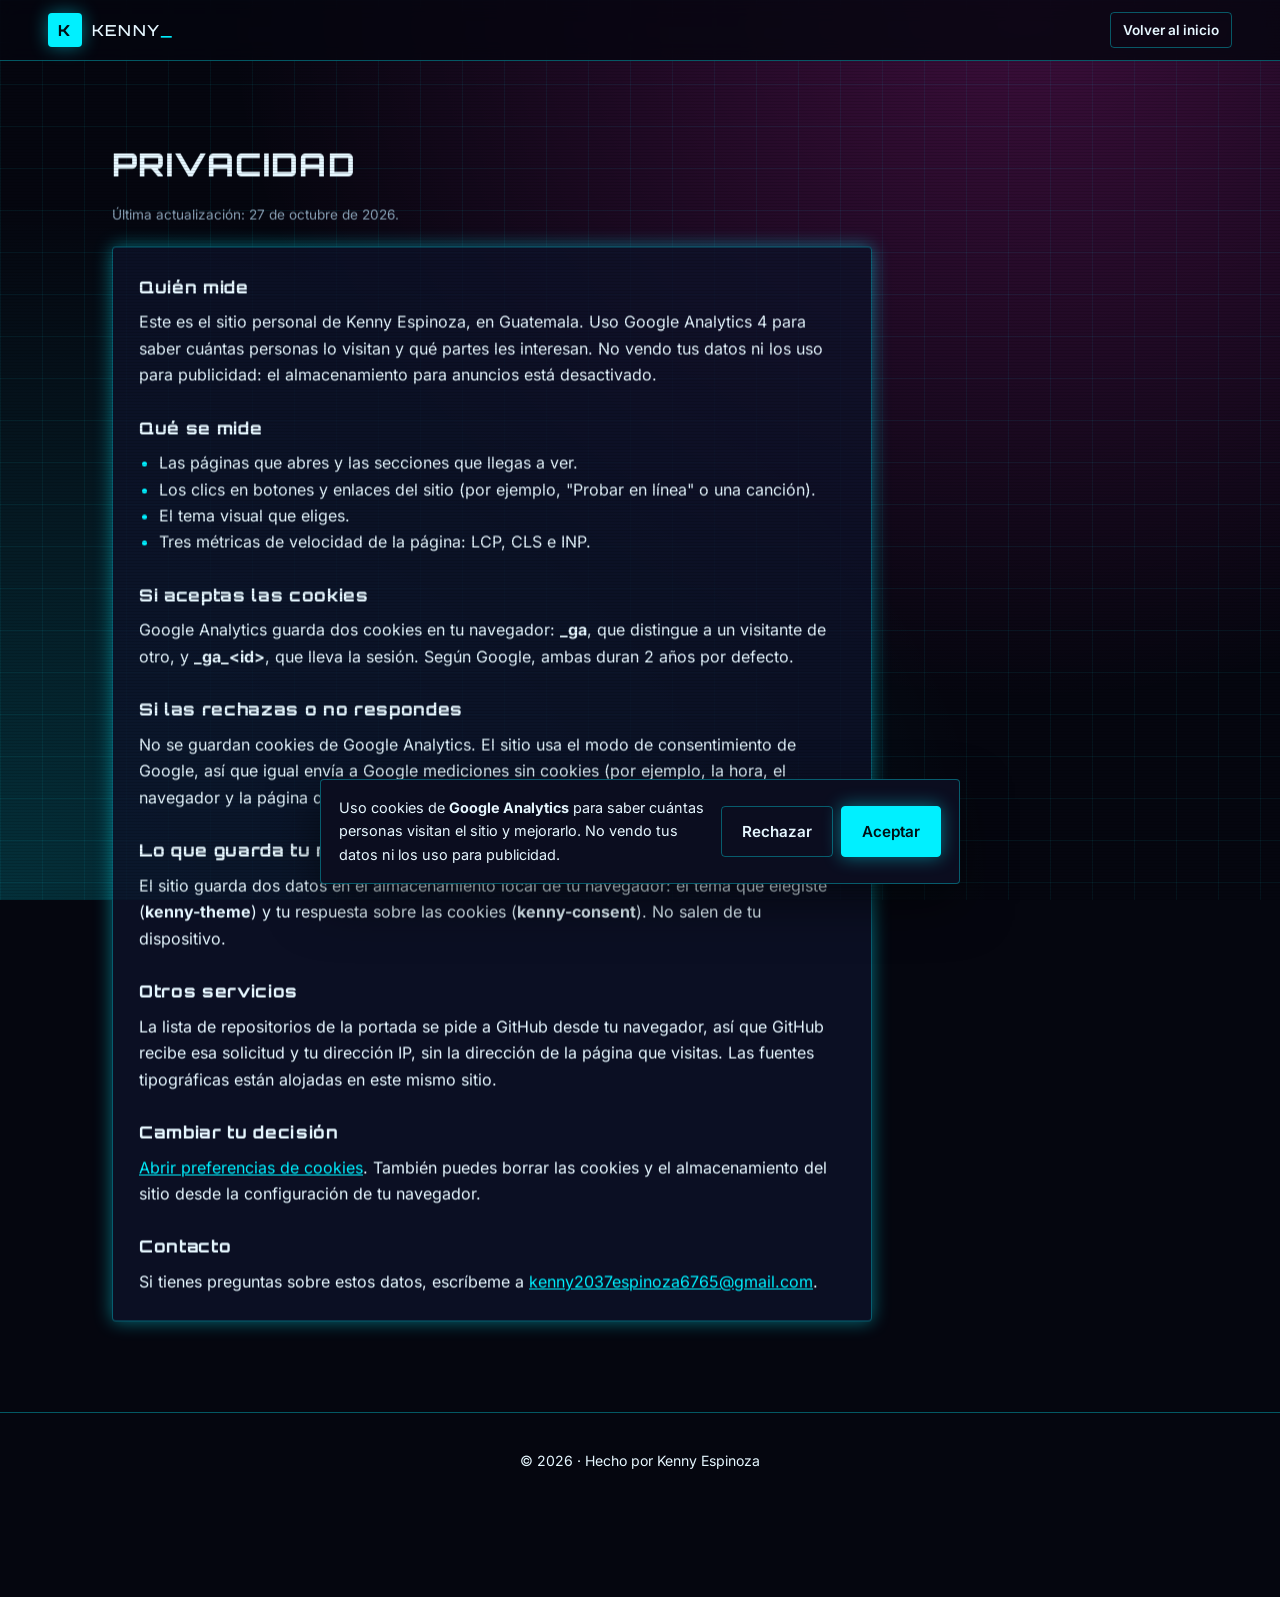
<file: privacidad.html>
<!DOCTYPE html>
<html lang="es" data-theme="cyber">
<head>
  <meta charset="utf-8">
  <meta name="viewport" content="width=device-width, initial-scale=1">
  <meta http-equiv="Content-Security-Policy" content="default-src 'self'; script-src 'self' https://www.googletagmanager.com; connect-src 'self' https://*.google-analytics.com https://*.analytics.google.com https://www.googletagmanager.com; img-src 'self' data: https://*.google-analytics.com https://www.googletagmanager.com; style-src 'self'; font-src 'self'; base-uri 'none'; form-action 'self'; object-src 'none'; upgrade-insecure-requests">
  <meta name="referrer" content="strict-origin-when-cross-origin">
  <title>Privacidad · Kenny Espinoza</title>
  <meta name="description" content="Qué datos mide el sitio de Kenny Espinoza, qué cookies usa y cómo cambiar tu decisión.">
  <link rel="canonical" href="https://ackermanjpg.github.io/privacidad.html">
  <link rel="icon" href="img/favicon.svg" type="image/svg+xml">
  <link rel="stylesheet" href="css/styles.css">
  <script src="js/theme-init.js"></script>
  <script src="js/analytics.js" defer></script>
  <script src="js/main.js" defer></script>
</head>
<body>
  <a class="skip-link" href="#contenido">Saltar al contenido</a>
  <div class="fx-layer" aria-hidden="true"></div>

  <header class="topbar">
    <a class="brand" href="./" aria-label="Kenny, volver al inicio">
      <span class="brand-mark" aria-hidden="true">K</span>
      <span class="brand-name">KENNY<span class="blink">_</span></span>
    </a>
    <a class="btn btn-ghost btn-sm privacy-back" href="./">Volver al inicio</a>
  </header>

  <main id="contenido">
    <section class="section">
      <h1 class="section-title">Privacidad</h1>
      <p class="section-note">Última actualización: 27 de octubre de 2026.</p>
      <div class="panel prose">
        <h2>Quién mide</h2>
        <p>Este es el sitio personal de Kenny Espinoza, en Guatemala. Uso Google Analytics 4 para saber cuántas personas lo visitan y qué partes les interesan. No vendo tus datos ni los uso para publicidad: el almacenamiento para anuncios está desactivado.</p>

        <h2>Qué se mide</h2>
        <ul>
          <li>Las páginas que abres y las secciones que llegas a ver.</li>
          <li>Los clics en botones y enlaces del sitio (por ejemplo, "Probar en línea" o una canción).</li>
          <li>El tema visual que eliges.</li>
          <li>Tres métricas de velocidad de la página: LCP, CLS e INP.</li>
        </ul>

        <h2>Si aceptas las cookies</h2>
        <p>Google Analytics guarda dos cookies en tu navegador: <strong>_ga</strong>, que distingue a un visitante de otro, y <strong>_ga_&lt;id&gt;</strong>, que lleva la sesión. Según Google, ambas duran 2 años por defecto.</p>

        <h2>Si las rechazas o no respondes</h2>
        <p>No se guardan cookies de Google Analytics. El sitio usa el modo de consentimiento de Google, así que igual envía a Google mediciones sin cookies (por ejemplo, la hora, el navegador y la página de la que vienes) que Google usa para estimar visitas.</p>

        <h2>Lo que guarda tu navegador</h2>
        <p>El sitio guarda dos datos en el almacenamiento local de tu navegador: el tema que elegiste (<strong>kenny-theme</strong>) y tu respuesta sobre las cookies (<strong>kenny-consent</strong>). No salen de tu dispositivo.</p>

        <h2>Otros servicios</h2>
        <p>La lista de repositorios de la portada se pide a GitHub desde tu navegador, así que GitHub recibe esa solicitud y tu dirección IP, sin la dirección de la página que visitas. Las fuentes tipográficas están alojadas en este mismo sitio.</p>

        <h2>Cambiar tu decisión</h2>
        <p><button type="button" class="linklike" data-open-consent>Abrir preferencias de cookies</button>. También puedes borrar las cookies y el almacenamiento del sitio desde la configuración de tu navegador.</p>

        <h2>Contacto</h2>
        <p>Si tienes preguntas sobre estos datos, escríbeme a <a href="&#109;&#97;&#105;&#108;&#116;&#111;&#58;&#107;&#101;&#110;&#110;&#121;&#50;&#48;&#51;&#55;&#101;&#115;&#112;&#105;&#110;&#111;&#122;&#97;&#54;&#55;&#54;&#53;&#64;&#103;&#109;&#97;&#105;&#108;&#46;&#99;&#111;&#109;">&#107;&#101;&#110;&#110;&#121;&#50;&#48;&#51;&#55;&#101;&#115;&#112;&#105;&#110;&#111;&#122;&#97;&#54;&#55;&#54;&#53;&#64;&#103;&#109;&#97;&#105;&#108;&#46;&#99;&#111;&#109;</a>.</p>
      </div>
    </section>
  </main>

  <footer class="footer">
    <p>© <span id="year">2026</span> · Hecho por Kenny Espinoza</p>
  </footer>

  <div class="consent" role="dialog" aria-live="polite" aria-label="Consentimiento de cookies" hidden>
    <p>
      Uso cookies de <strong>Google Analytics</strong> para saber cuántas personas visitan el sitio y mejorarlo.
      No vendo tus datos ni los uso para publicidad.
    </p>
    <div class="consent-actions">
      <button type="button" class="btn btn-ghost" data-consent="denied">Rechazar</button>
      <button type="button" class="btn btn-primary" data-consent="granted">Aceptar</button>
    </div>
  </div>
</body>
</html>
</file>
<file: css/styles.css>
@font-face { font-family: "Inter"; font-weight: 400; font-display: swap; src: url(../fonts/inter-400.woff2) format("woff2"); unicode-range: U+0000-00FF, U+0131, U+0152-0153, U+02BB-02BC, U+02C6, U+02DA, U+02DC, U+2000-206F, U+20AC, U+2122, U+2191, U+2193, U+2212, U+2215, U+FEFF, U+FFFD; }
@font-face { font-family: "Inter"; font-weight: 400; font-display: swap; src: url(../fonts/inter-ext-400.woff2) format("woff2"); unicode-range: U+0100-02BA, U+02BD-02C5, U+02C7-02CC, U+02CE-02D7, U+02DD-02FF, U+1E00-1EFF, U+20A0-20AB, U+20AD-20C0, U+2C60-2C7F, U+A720-A7FF; }
@font-face { font-family: "Inter"; font-weight: 500; font-display: swap; src: url(../fonts/inter-500.woff2) format("woff2"); unicode-range: U+0000-00FF, U+0131, U+0152-0153, U+02BB-02BC, U+02C6, U+02DA, U+02DC, U+2000-206F, U+20AC, U+2122, U+2191, U+2193, U+2212, U+2215, U+FEFF, U+FFFD; }
@font-face { font-family: "Inter"; font-weight: 500; font-display: swap; src: url(../fonts/inter-ext-500.woff2) format("woff2"); unicode-range: U+0100-02BA, U+02BD-02C5, U+02C7-02CC, U+02CE-02D7, U+02DD-02FF, U+1E00-1EFF, U+20A0-20AB, U+20AD-20C0, U+2C60-2C7F, U+A720-A7FF; }
@font-face { font-family: "Inter"; font-weight: 600; font-display: swap; src: url(../fonts/inter-600.woff2) format("woff2"); unicode-range: U+0000-00FF, U+0131, U+0152-0153, U+02BB-02BC, U+02C6, U+02DA, U+02DC, U+2000-206F, U+20AC, U+2122, U+2191, U+2193, U+2212, U+2215, U+FEFF, U+FFFD; }
@font-face { font-family: "Inter"; font-weight: 600; font-display: swap; src: url(../fonts/inter-ext-600.woff2) format("woff2"); unicode-range: U+0100-02BA, U+02BD-02C5, U+02C7-02CC, U+02CE-02D7, U+02DD-02FF, U+1E00-1EFF, U+20A0-20AB, U+20AD-20C0, U+2C60-2C7F, U+A720-A7FF; }
@font-face { font-family: "Inter"; font-weight: 700; font-display: swap; src: url(../fonts/inter-700.woff2) format("woff2"); unicode-range: U+0000-00FF, U+0131, U+0152-0153, U+02BB-02BC, U+02C6, U+02DA, U+02DC, U+2000-206F, U+20AC, U+2122, U+2191, U+2193, U+2212, U+2215, U+FEFF, U+FFFD; }
@font-face { font-family: "Inter"; font-weight: 700; font-display: swap; src: url(../fonts/inter-ext-700.woff2) format("woff2"); unicode-range: U+0100-02BA, U+02BD-02C5, U+02C7-02CC, U+02CE-02D7, U+02DD-02FF, U+1E00-1EFF, U+20A0-20AB, U+20AD-20C0, U+2C60-2C7F, U+A720-A7FF; }
@font-face { font-family: "Orbitron"; font-weight: 500; font-display: swap; src: url(../fonts/orbitron-500.woff2) format("woff2"); }
@font-face { font-family: "Orbitron"; font-weight: 800; font-display: swap; src: url(../fonts/orbitron-800.woff2) format("woff2"); }
@font-face { font-family: "Share Tech Mono"; font-weight: 400; font-display: swap; src: url(../fonts/share-tech-mono-400.woff2) format("woff2"); }
@font-face { font-family: "Press Start 2P"; font-weight: 400; font-display: swap; src: url(../fonts/press-start-2p-400.woff2) format("woff2"); unicode-range: U+0000-00FF, U+0131, U+0152-0153, U+02BB-02BC, U+02C6, U+02DA, U+02DC, U+2000-206F, U+20AC, U+2122, U+2191, U+2193, U+2212, U+2215, U+FEFF, U+FFFD; }
@font-face { font-family: "Press Start 2P"; font-weight: 400; font-display: swap; src: url(../fonts/press-start-2p-ext-400.woff2) format("woff2"); unicode-range: U+0100-02BA, U+02BD-02C5, U+02C7-02CC, U+02CE-02D7, U+02DD-02FF, U+1E00-1EFF, U+20A0-20AB, U+20AD-20C0, U+2C60-2C7F, U+A720-A7FF; }
@font-face { font-family: "Cinzel"; font-weight: 500; font-display: swap; src: url(../fonts/cinzel-500.woff2) format("woff2"); unicode-range: U+0000-00FF, U+0131, U+0152-0153, U+02BB-02BC, U+02C6, U+02DA, U+02DC, U+2000-206F, U+20AC, U+2122, U+2191, U+2193, U+2212, U+2215, U+FEFF, U+FFFD; }
@font-face { font-family: "Cinzel"; font-weight: 500; font-display: swap; src: url(../fonts/cinzel-ext-500.woff2) format("woff2"); unicode-range: U+0100-02BA, U+02BD-02C5, U+02C7-02CC, U+02CE-02D7, U+02DD-02FF, U+1E00-1EFF, U+20A0-20AB, U+20AD-20C0, U+2C60-2C7F, U+A720-A7FF; }
@font-face { font-family: "Cinzel"; font-weight: 700; font-display: swap; src: url(../fonts/cinzel-700.woff2) format("woff2"); unicode-range: U+0000-00FF, U+0131, U+0152-0153, U+02BB-02BC, U+02C6, U+02DA, U+02DC, U+2000-206F, U+20AC, U+2122, U+2191, U+2193, U+2212, U+2215, U+FEFF, U+FFFD; }
@font-face { font-family: "Cinzel"; font-weight: 700; font-display: swap; src: url(../fonts/cinzel-ext-700.woff2) format("woff2"); unicode-range: U+0100-02BA, U+02BD-02C5, U+02C7-02CC, U+02CE-02D7, U+02DD-02FF, U+1E00-1EFF, U+20A0-20AB, U+20AD-20C0, U+2C60-2C7F, U+A720-A7FF; }
@font-face { font-family: "Creepster"; font-weight: 400; font-display: swap; src: url(../fonts/creepster-400.woff2) format("woff2"); }
@font-face { font-family: "M PLUS Rounded 1c"; font-weight: 500; font-display: swap; src: url(../fonts/m-plus-rounded-1c-500.woff2) format("woff2"); unicode-range: U+0000-00FF, U+0131, U+0152-0153, U+02BB-02BC, U+02C6, U+02DA, U+02DC, U+2000-206F, U+20AC, U+2122, U+2191, U+2193, U+2212, U+2215, U+FEFF, U+FFFD; }
@font-face { font-family: "M PLUS Rounded 1c"; font-weight: 500; font-display: swap; src: url(../fonts/m-plus-rounded-1c-ext-500.woff2) format("woff2"); unicode-range: U+0100-02BA, U+02BD-02C5, U+02C7-02CC, U+02CE-02D7, U+02DD-02FF, U+1E00-1EFF, U+20A0-20AB, U+20AD-20C0, U+2C60-2C7F, U+A720-A7FF; }
@font-face { font-family: "M PLUS Rounded 1c"; font-weight: 800; font-display: swap; src: url(../fonts/m-plus-rounded-1c-800.woff2) format("woff2"); unicode-range: U+0000-00FF, U+0131, U+0152-0153, U+02BB-02BC, U+02C6, U+02DA, U+02DC, U+2000-206F, U+20AC, U+2122, U+2191, U+2193, U+2212, U+2215, U+FEFF, U+FFFD; }
@font-face { font-family: "M PLUS Rounded 1c"; font-weight: 800; font-display: swap; src: url(../fonts/m-plus-rounded-1c-ext-800.woff2) format("woff2"); unicode-range: U+0100-02BA, U+02BD-02C5, U+02C7-02CC, U+02CE-02D7, U+02DD-02FF, U+1E00-1EFF, U+20A0-20AB, U+20AD-20C0, U+2C60-2C7F, U+A720-A7FF; }

:root,
[data-theme="cyber"] {
  --bg: #05060f;
  --bg-2: #0b0d1f;
  --panel: rgba(14, 18, 42, 0.78);
  --panel-border: rgba(0, 240, 255, 0.35);
  --text: #e6f7ff;
  --muted: #8aa3b8;
  --accent: #00f0ff;
  --accent-2: #ff2bd6;
  --accent-ink: #001014;
  --accent-text: var(--accent);
  --glow: 0 0 18px rgba(0, 240, 255, 0.45);
  --radius: 4px;
  --font-display: "Orbitron", system-ui, sans-serif;
  --font-body: "Inter", system-ui, sans-serif;
  --font-mono: "Share Tech Mono", ui-monospace, monospace;
  --title-size: clamp(2.2rem, 6vw, 4.2rem);
  --title-transform: uppercase;
  --title-spacing: 0.04em;
  --bg-image:
  linear-gradient(rgba(0, 240, 255, 0.06) 1px, transparent 1px),
  linear-gradient(90deg, rgba(0, 240, 255, 0.06) 1px, transparent 1px),
  radial-gradient(ellipse at 80% 0%, rgba(255, 43, 214, 0.22), transparent 55%),
  radial-gradient(ellipse at 0% 100%, rgba(0, 240, 255, 0.18), transparent 55%);
  --bg-size: 42px 42px, 42px 42px, 100% 100%, 100% 100%;
  --fx: repeating-linear-gradient(0deg, rgba(0, 0, 0, 0.22) 0 1px, transparent 1px 3px);
  --fx-opacity: 0.5;
}

[data-theme="pixel"] {
  --bg: #1a1030;
  --bg-2: #241640;
  --panel: #2b1b4d;
  --panel-border: #ffd23f;
  --text: #fff6e0;
  --muted: #c9b8e8;
  --accent: #ffd23f;
  --accent-2: #ff5e7e;
  --accent-ink: #1a1030;
  --glow: 4px 4px 0 #000;
  --radius: 0;
  --font-display: "Press Start 2P", monospace;
  --font-body: "Inter", system-ui, sans-serif;
  --font-mono: "Press Start 2P", monospace;
  --title-size: clamp(1.5rem, 4.4vw, 2.8rem);
  --title-transform: uppercase;
  --title-spacing: 0;
  --bg-image:
  radial-gradient(#ffffff22 1.5px, transparent 1.5px),
  linear-gradient(180deg, #1a1030 0%, #3a1650 100%);
  --bg-size: 24px 24px, 100% 100%;
  --fx: repeating-linear-gradient(0deg, rgba(0, 0, 0, 0.18) 0 2px, transparent 2px 4px);
  --fx-opacity: 0.6;
}

[data-theme="fantasy"] {
  --bg: #17110a;
  --bg-2: #21180e;
  --panel: rgba(44, 32, 18, 0.88);
  --panel-border: #b8893b;
  --text: #f3e6c8;
  --muted: #c2ab83;
  --accent: #e2b456;
  --accent-2: #7fbf6a;
  --accent-ink: #1b1206;
  --glow: 0 0 0 1px #5a4020 inset, 0 8px 24px rgba(0, 0, 0, 0.5);
  --radius: 10px;
  --font-display: "Cinzel", Georgia, serif;
  --font-body: "Inter", system-ui, sans-serif;
  --font-mono: "Cinzel", Georgia, serif;
  --title-size: clamp(2.3rem, 6vw, 4.4rem);
  --title-transform: none;
  --title-spacing: 0.02em;
  --bg-image:
  radial-gradient(ellipse at 50% -10%, rgba(226, 180, 86, 0.25), transparent 60%),
  radial-gradient(ellipse at 50% 120%, rgba(127, 191, 106, 0.12), transparent 60%);
  --bg-size: 100% 100%, 100% 100%;
  --fx: radial-gradient(ellipse at center, transparent 55%, rgba(0, 0, 0, 0.6) 100%);
  --fx-opacity: 1;
}

[data-theme="space"] {
  --bg: #030814;
  --bg-2: #07122a;
  --panel: rgba(9, 22, 48, 0.75);
  --panel-border: rgba(120, 170, 255, 0.4);
  --text: #dbe7ff;
  --muted: #8796b8;
  --accent: #7ab8ff;
  --accent-2: #ffb347;
  --accent-ink: #020a18;
  --glow: 0 0 22px rgba(122, 184, 255, 0.35);
  --radius: 14px;
  --font-display: "Orbitron", system-ui, sans-serif;
  --font-body: "Inter", system-ui, sans-serif;
  --font-mono: "Share Tech Mono", ui-monospace, monospace;
  --title-size: clamp(2.1rem, 5.6vw, 4rem);
  --title-transform: uppercase;
  --title-spacing: 0.08em;
  --bg-image:
  radial-gradient(1px 1px at 20% 30%, #fff, transparent),
  radial-gradient(1px 1px at 70% 80%, #fff, transparent),
  radial-gradient(1.5px 1.5px at 40% 70%, #cfe0ff, transparent),
  radial-gradient(1px 1px at 85% 20%, #fff, transparent),
  radial-gradient(1.5px 1.5px at 10% 85%, #ffd9a8, transparent),
  radial-gradient(ellipse at 90% 10%, rgba(122, 184, 255, 0.2), transparent 50%),
  radial-gradient(ellipse at 0% 90%, rgba(255, 179, 71, 0.12), transparent 50%);
  --bg-size: 300px 300px, 300px 300px, 300px 300px, 300px 300px, 300px 300px, 100% 100%, 100% 100%;
  --fx: none;
  --fx-opacity: 0;
}

[data-theme="horror"] {
  --bg: #0b0909;
  --bg-2: #141010;
  --panel: rgba(24, 18, 18, 0.9);
  --panel-border: #5a1414;
  --text: #e9dede;
  --muted: #9a8a8a;
  --accent: #d11a1a;
  --accent-text: #f04848;
  --accent-2: #c9b98a;
  --accent-ink: #fff;
  --glow: 0 0 24px rgba(209, 26, 26, 0.3);
  --radius: 2px;
  --font-display: "Creepster", "Inter", cursive;
  --font-body: "Inter", system-ui, sans-serif;
  --font-mono: "Share Tech Mono", ui-monospace, monospace;
  --title-size: clamp(2.6rem, 7vw, 5rem);
  --title-transform: none;
  --title-spacing: 0.04em;
  --bg-image:
  radial-gradient(ellipse at 50% 0%, rgba(120, 10, 10, 0.35), transparent 60%);
  --bg-size: 100% 100%;
  --fx: radial-gradient(ellipse at center, transparent 40%, rgba(0, 0, 0, 0.85) 100%);
  --fx-opacity: 1;
}

[data-theme="anime"] {
  --bg: #fff4f8;
  --bg-2: #ffe8f0;
  --panel: rgba(255, 255, 255, 0.82);
  --panel-border: #ffb3cf;
  --text: #3a2340;
  --muted: #7a5c80;
  --accent: #c42574;
  --accent-2: #6146e0;
  --accent-ink: #fff;
  --glow: 0 10px 30px rgba(232, 67, 147, 0.18);
  --radius: 22px;
  --font-display: "M PLUS Rounded 1c", system-ui, sans-serif;
  --font-body: "Inter", system-ui, sans-serif;
  --font-mono: "M PLUS Rounded 1c", system-ui, sans-serif;
  --title-size: clamp(2.3rem, 6vw, 4.4rem);
  --title-transform: none;
  --title-spacing: 0;
  --bg-image:
  radial-gradient(circle at 15% 20%, rgba(255, 179, 207, 0.55), transparent 30%),
  radial-gradient(circle at 85% 10%, rgba(123, 97, 255, 0.18), transparent 30%),
  radial-gradient(circle at 70% 90%, rgba(255, 179, 207, 0.4), transparent 35%);
  --bg-size: 100% 100%, 100% 100%, 100% 100%;
  --fx: none;
  --fx-opacity: 0;
}

*, *::before, *::after { box-sizing: border-box; }
html { scroll-behavior: smooth; scroll-padding-top: 80px; }
@media (prefers-reduced-motion: reduce) {
  html { scroll-behavior: auto; }
  *, *::before, *::after { animation: none !important; transition: none !important; }
}

body {
  margin: 0;
  min-height: 100vh;
  background-color: var(--bg);
  background-image: var(--bg-image);
  background-size: var(--bg-size);
  background-attachment: fixed;
  color: var(--text);
  font-family: var(--font-body);
  font-size: 1rem;
  line-height: 1.65;
  transition: background-color 0.4s ease, color 0.4s ease;
  overflow-x: hidden;
}

.fx-layer {
  position: fixed;
  inset: 0;
  pointer-events: none;
  background: var(--fx);
  opacity: var(--fx-opacity);
  z-index: 30;
}

a { color: var(--accent-text); }
.muted { color: var(--muted); }

.skip-link {
  position: absolute;
  left: -9999px;
  top: 8px;
  background: var(--accent);
  color: var(--accent-ink);
  padding: 8px 14px;
  z-index: 100;
}
.skip-link:focus { left: 8px; }

:focus-visible {
  outline: 2px solid var(--accent);
  outline-offset: 3px;
}

.topbar {
  position: sticky;
  top: env(safe-area-inset-top, 0px);
  z-index: 40;
  display: flex;
  align-items: center;
  gap: 16px;
  padding: 12px clamp(16px, 4vw, 48px);
  background: color-mix(in srgb, var(--bg) 82%, transparent);
  backdrop-filter: blur(10px);
  border-bottom: 1px solid var(--panel-border);
}
.brand {
  display: flex;
  align-items: center;
  gap: 10px;
  text-decoration: none;
  color: var(--text);
  font-family: var(--font-display);
  font-size: 0.95rem;
  letter-spacing: 0.08em;
}
.brand-mark {
  display: grid;
  place-items: center;
  width: 34px;
  height: 34px;
  background: var(--accent);
  color: var(--accent-ink);
  border-radius: var(--radius);
  box-shadow: var(--glow);
  font-weight: 800;
}
.blink { animation: blink 1.1s steps(1) infinite; color: var(--accent-text); }
@keyframes blink { 50% { opacity: 0; } }

.nav {
  display: flex;
  gap: 4px;
  margin-left: auto;
}
.nav a {
  color: var(--muted);
  text-decoration: none;
  font-size: 0.9rem;
  padding: 6px 10px;
  border-radius: var(--radius);
  transition: color 0.2s, background 0.2s;
}
.nav a:hover { color: var(--text); background: color-mix(in srgb, var(--accent) 14%, transparent); }

.theme-toggle {
  font: inherit;
  font-size: 0.9rem;
  cursor: pointer;
  color: var(--accent-ink);
  background: var(--accent);
  border: 0;
  border-radius: var(--radius);
  padding: 8px 14px;
  box-shadow: var(--glow);
}

.nav-toggle {
  display: none;
  font: inherit;
  font-size: 0.9rem;
  cursor: pointer;
  color: var(--text);
  background: transparent;
  border: 1px solid var(--panel-border);
  border-radius: var(--radius);
  padding: 8px 14px;
}

@media (max-width: 860px) {
  .nav {
    display: none;
    position: fixed;
    top: 68px;
    left: clamp(16px, 4vw, 48px);
    right: clamp(16px, 4vw, 48px);
    z-index: 45;
    flex-direction: column;
    padding: 8px;
    margin: 0;
    background: var(--bg-2);
    border: 1px solid var(--panel-border);
    border-radius: var(--radius);
    box-shadow: 0 20px 50px rgba(0, 0, 0, 0.45);
  }
  .nav.is-open { display: flex; }
  .nav a { display: flex; align-items: center; min-height: 44px; font-size: 1rem; color: var(--text); }
  .nav-toggle { display: inline-flex; align-items: center; margin-left: auto; }
  .nav-toggle, .theme-toggle, .brand, .skip-link, .btn-sm, .song-links a, .linklike { min-height: 44px; }
  .song-links a, .linklike { display: inline-flex; align-items: center; justify-content: center; min-width: 44px; }
}

.theme-panel {
  position: fixed;
  top: 68px;
  right: clamp(16px, 4vw, 48px);
  z-index: 45;
  width: min(360px, calc(100vw - 32px));
  padding: 16px;
  background: var(--bg-2);
  border: 1px solid var(--panel-border);
  border-radius: var(--radius);
  box-shadow: 0 20px 50px rgba(0, 0, 0, 0.45);
}
.theme-panel[hidden] { display: none; }
.theme-panel-title {
  margin: 0 0 12px;
  font-family: var(--font-display);
  font-size: 0.85rem;
  letter-spacing: 0.06em;
  color: var(--muted);
}
.theme-grid {
  display: grid;
  grid-template-columns: 1fr 1fr;
  gap: 8px;
}
.theme-grid button {
  display: flex;
  align-items: center;
  gap: 8px;
  font: inherit;
  font-size: 0.88rem;
  text-align: left;
  cursor: pointer;
  color: var(--text);
  background: var(--panel);
  border: 1px solid transparent;
  border-radius: var(--radius);
  padding: 10px;
}
.theme-grid button:hover,
.theme-grid button[aria-pressed="true"] { border-color: var(--accent); }
.sw {
  flex: none;
  width: 22px;
  height: 22px;
  border-radius: 50%;
  border: 2px solid rgba(255, 255, 255, 0.5);
}
.sw-cyber   { background: linear-gradient(135deg, #00f0ff 50%, #ff2bd6 50%); }
.sw-pixel   { background: linear-gradient(135deg, #ffd23f 50%, #ff5e7e 50%); border-radius: 0; }
.sw-fantasy { background: linear-gradient(135deg, #e2b456 50%, #7fbf6a 50%); }
.sw-space   { background: linear-gradient(135deg, #7ab8ff 50%, #030814 50%); }
.sw-horror  { background: linear-gradient(135deg, #d11a1a 50%, #0b0909 50%); }
.sw-anime   { background: linear-gradient(135deg, #ffb3cf 50%, #7b61ff 50%); }

main {
  width: min(1120px, 100%);
  margin: 0 auto;
  padding: 0 clamp(16px, 4vw, 32px);
}

.panel {
  background: var(--panel);
  border: 1px solid var(--panel-border);
  border-radius: var(--radius);
  box-shadow: var(--glow);
}

.btn {
  display: inline-flex;
  align-items: center;
  justify-content: center;
  gap: 8px;
  font: inherit;
  font-weight: 600;
  font-size: 0.95rem;
  text-decoration: none;
  cursor: pointer;
  padding: 12px 20px;
  border-radius: var(--radius);
  transition: transform 0.15s, box-shadow 0.15s, background 0.2s;
}
.btn:hover { transform: translateY(-2px); }
.btn-primary {
  background: var(--accent);
  color: var(--accent-ink);
  border: 1px solid var(--accent);
  box-shadow: var(--glow);
}
.btn-ghost {
  background: transparent;
  color: var(--text);
  border: 1px solid var(--panel-border);
}
.btn-ghost:hover { border-color: var(--accent); color: var(--accent-text); }
.btn-sm { padding: 6px 12px; font-size: 0.85rem; }

.hero {
  display: grid;
  grid-template-columns: 1.4fr 1fr;
  gap: clamp(24px, 5vw, 56px);
  align-items: center;
  min-height: calc(100vh - 70px);
  padding: 48px 0;
}
.kicker {
  margin: 0 0 12px;
  font-family: var(--font-mono);
  font-size: 0.85rem;
  color: var(--accent-2);
  letter-spacing: 0.08em;
}
.hero-title {
  margin: 0 0 20px;
  font-family: var(--font-display);
  font-size: var(--title-size);
  line-height: 1.12;
  text-transform: var(--title-transform);
  letter-spacing: var(--title-spacing);
}
.accent {
  color: var(--accent);
  text-shadow: var(--glow);
}
[data-theme="pixel"] .accent { text-shadow: 4px 4px 0 var(--accent-2); }
.hero-sub {
  max-width: 56ch;
  font-size: 1.1rem;
  color: var(--muted);
  margin: 0 0 28px;
}
.hero-cta { display: flex; flex-wrap: wrap; gap: 12px; }

.stat-card { padding: 22px; }
.stat-head {
  display: flex;
  align-items: center;
  gap: 14px;
  padding-bottom: 16px;
  margin-bottom: 14px;
  border-bottom: 1px dashed var(--panel-border);
}
.avatar {
  display: grid;
  place-items: center;
  width: 58px;
  height: 58px;
  font-family: var(--font-display);
  font-size: 1.5rem;
  color: var(--accent-ink);
  background: linear-gradient(135deg, var(--accent), var(--accent-2));
  border-radius: var(--radius);
}
.stat-name { margin: 0; font-family: var(--font-display); font-size: 1.1rem; letter-spacing: 0.06em; }
.stat-class { margin: 0; color: var(--muted); font-size: 0.9rem; }
.stat-list { margin: 0; display: grid; gap: 8px; }
.stat-list div { display: flex; justify-content: space-between; gap: 12px; font-size: 0.92rem; }
.stat-list dt { color: var(--muted); }
.stat-list dd { margin: 0; text-align: right; font-weight: 600; }
.dot {
  display: inline-block;
  width: 8px;
  height: 8px;
  border-radius: 50%;
  background: #3ddc84;
  box-shadow: 0 0 8px #3ddc84;
  margin-right: 4px;
}
.xp { margin-top: 18px; }
.xp-label {
  display: flex;
  justify-content: space-between;
  font-family: var(--font-mono);
  font-size: 0.75rem;
  color: var(--muted);
  margin-bottom: 6px;
}

.bar {
  height: 10px;
  background: color-mix(in srgb, var(--text) 10%, transparent);
  border-radius: var(--radius);
  overflow: hidden;
}
.bar-fill {
  display: block;
  height: 100%;
  width: 0;
  background: linear-gradient(90deg, var(--accent), var(--accent-2));
  transition: width 1.2s cubic-bezier(0.2, 0.8, 0.2, 1);
}

@media (max-width: 860px) {
  .hero { grid-template-columns: 1fr; min-height: auto; padding: 40px 0; }
}

.section { padding: 64px 0; }
.section-title {
  display: flex;
  align-items: baseline;
  gap: 14px;
  margin: 0 0 24px;
  font-family: var(--font-display);
  font-size: clamp(1.3rem, 3vw, 2rem);
  text-transform: var(--title-transform);
  letter-spacing: var(--title-spacing);
}
[data-theme="pixel"] .section-title { font-size: clamp(0.95rem, 2.4vw, 1.3rem); line-height: 1.6; }
.num {
  font-family: var(--font-mono);
  font-size: 0.8em;
  color: var(--accent);
}
.section-note { margin: -12px 0 20px; color: var(--muted); font-size: 0.85rem; }
.sub-title {
  margin: 0;
  font-family: var(--font-display);
  font-size: 1.05rem;
  letter-spacing: var(--title-spacing);
}

.prose { padding: 26px; max-width: 76ch; }
.prose p { margin: 0 0 14px; }
.prose p:last-child { margin-bottom: 0; }
.prose h2 { margin: 26px 0 8px; font-family: var(--font-display); font-size: 1.05rem; letter-spacing: var(--title-spacing); }
.prose h2:first-child { margin-top: 0; }
.prose ul { margin: 0 0 14px; padding-left: 20px; }
.prose li::marker { color: var(--accent); }
[data-theme="pixel"] .prose h2 { font-size: 0.8rem; line-height: 1.7; }
.privacy-back { margin-left: auto; }

.skills {
  display: grid;
  grid-template-columns: repeat(auto-fill, minmax(240px, 1fr));
  gap: 16px;
}
.skill { padding: 18px; }
.skill h3, .quest h3, .item h3, .achv h3, .repo h4 {
  margin: 0 0 6px;
  font-family: var(--font-display);
  font-size: 1rem;
  letter-spacing: var(--title-spacing);
}
[data-theme="pixel"] .skill h3,
[data-theme="pixel"] .quest h3,
[data-theme="pixel"] .item h3,
[data-theme="pixel"] .achv h3,
[data-theme="pixel"] .repo h4 { font-size: 0.72rem; line-height: 1.7; }
.skill p { margin: 0 0 14px; color: var(--muted); font-size: 0.9rem; }

.quests {
  display: grid;
  grid-template-columns: repeat(auto-fit, minmax(min(100%, 420px), 1fr));
  gap: 16px;
}
.quest { display: flex; flex-direction: column; padding: 0; overflow: hidden; transition: transform 0.2s; }
.quest:hover { transform: translateY(-4px); }
.quest-tag {
  margin: 0 0 8px;
  font-family: var(--font-mono);
  font-size: 0.75rem;
  color: var(--accent-2);
  text-transform: uppercase;
  letter-spacing: 0.08em;
}
.quest p:not(.quest-tag) { color: var(--muted); margin: 0 0 14px; }
.tags { list-style: none; padding: 0; margin: 0; display: flex; flex-wrap: wrap; gap: 6px; }
.tags li {
  font-size: 0.75rem;
  padding: 3px 10px;
  border-radius: 999px;
  border: 1px solid var(--panel-border);
  color: var(--accent-text);
}
[data-theme="pixel"] .tags li { border-radius: 0; }

.repos-head {
  display: flex;
  align-items: center;
  justify-content: space-between;
  gap: 12px;
  margin: 36px 0 14px;
}
.repos {
  display: grid;
  grid-template-columns: repeat(auto-fill, minmax(260px, 1fr));
  gap: 14px;
}
.repo {
  display: block;
  padding: 18px;
  text-decoration: none;
  color: var(--text);
  transition: transform 0.2s, border-color 0.2s;
}
.repo:hover { transform: translateY(-3px); border-color: var(--accent); }
.repo p { margin: 0 0 12px; color: var(--muted); font-size: 0.9rem; }
.repo-meta {
  display: flex;
  gap: 14px;
  font-family: var(--font-mono);
  font-size: 0.75rem;
  color: var(--muted);
}

.achievements {
  list-style: none;
  padding: 0;
  margin: 0;
  display: grid;
  grid-template-columns: repeat(auto-fill, minmax(280px, 1fr));
  gap: 14px;
}
.achv { display: flex; align-items: center; gap: 14px; padding: 16px; }
.achv p { margin: 0; color: var(--muted); font-size: 0.88rem; }
.achv-icon {
  flex: none;
  display: grid;
  place-items: center;
  width: 52px;
  height: 52px;
  font-size: 1.5rem;
  border-radius: var(--radius);
  background: color-mix(in srgb, var(--accent) 18%, transparent);
  border: 1px solid var(--panel-border);
}
.achv.locked { border-style: dashed; box-shadow: none; }
.achv.locked .achv-icon { opacity: 0.55; filter: grayscale(0.8); }

.inventory {
  display: grid;
  grid-template-columns: repeat(auto-fit, minmax(min(100%, 420px), 1fr));
  gap: 16px;
}
.item { padding: 20px; }
.item-icon { font-size: 1.8rem; display: block; margin-bottom: 8px; }

.contact { padding: 28px; text-align: center; }
.contact p { margin: 0 0 18px; color: var(--muted); }
.contact-links { display: flex; flex-wrap: wrap; justify-content: center; gap: 12px; }

.footer {
  margin-top: 40px;
  padding: 32px clamp(16px, 4vw, 48px) 120px;
  text-align: center;
  border-top: 1px solid var(--panel-border);
  font-size: 0.88rem;
}
.footer p { margin: 4px 0; }
.linklike {
  font: inherit;
  background: none;
  border: 0;
  padding: 0;
  color: var(--accent-text);
  text-decoration: underline;
  cursor: pointer;
}

.consent {
  position: fixed;
  left: 50%;
  bottom: 16px;
  transform: translateX(-50%);
  z-index: 60;
  width: min(640px, calc(100vw - 32px));
  display: flex;
  flex-wrap: wrap;
  align-items: center;
  gap: 14px;
  padding: 16px 18px;
  background: var(--bg-2);
  border: 1px solid var(--panel-border);
  border-radius: var(--radius);
  box-shadow: 0 20px 50px rgba(0, 0, 0, 0.5);
}
.consent[hidden] { display: none; }
.consent p { flex: 1 1 280px; margin: 0; font-size: 0.9rem; }
.consent-actions { display: flex; gap: 8px; }

.noscript { text-align: center; padding: 12px; color: var(--muted); }

.reveal { transform: translateY(14px); transition: transform 0.6s ease; }
.reveal.is-visible { transform: none; }

.entries, .songs { list-style: none; margin: 4px 0 0; padding: 0; display: grid; gap: 14px; }
.entry { display: grid; gap: 4px; padding-top: 14px; border-top: 1px dashed var(--panel-border); }
.entry:first-child { padding-top: 0; border-top: 0; }
.entry-head { display: flex; flex-wrap: wrap; align-items: baseline; justify-content: space-between; gap: 4px 12px; }
.entry-head strong { font-family: var(--font-display); font-size: 1rem; letter-spacing: var(--title-spacing); }
[data-theme="pixel"] .entry-head strong { font-size: 0.72rem; line-height: 1.7; }
.entry-meta { font-family: var(--font-mono); font-size: 0.72rem; color: var(--accent-2); text-transform: uppercase; letter-spacing: 0.06em; }
[data-theme="pixel"] .entry-meta { font-size: 0.55rem; }
.entry-quote { margin: 0 0 10px; color: var(--muted); font-size: 0.9rem; font-style: italic; }
.entry-quote::before { content: "“"; color: var(--accent-text); }
.entry-quote::after { content: "”"; color: var(--accent-text); }
.songs { counter-reset: song; gap: 10px; }
.song { counter-increment: song; display: flex; flex-wrap: wrap; align-items: center; justify-content: space-between; gap: 6px 12px; padding: 10px 0; border-top: 1px dashed var(--panel-border); }
.song:first-child { border-top: 0; padding-top: 0; }
.song-name { min-width: 0; }
.song-name::before { content: counter(song) "."; display: inline-block; min-width: 1.6em; font-family: var(--font-mono); color: var(--accent-text); font-weight: 700; }
.song-links { display: flex; gap: 6px; }
.song-links a { font-size: 0.75rem; text-decoration: none; padding: 3px 10px; border-radius: 999px; border: 1px solid var(--panel-border); color: var(--accent-text); transition: border-color 0.2s, background 0.2s; }
.song-links a:hover { border-color: var(--accent); background: color-mix(in srgb, var(--accent) 14%, transparent); }
[data-theme="pixel"] .song-links a { border-radius: 0; }
.contact .contact-email { font-family: var(--font-mono); color: var(--text); user-select: all; word-break: break-all; }

.quest-shot-link { display: block; border-bottom: 1px solid var(--panel-border); background: var(--bg-2); overflow: hidden; }
.quest-shot { display: block; width: 100%; height: auto; aspect-ratio: 16 / 10; object-fit: cover; object-position: top left; transition: transform 0.4s ease; }
a.quest-shot-link:hover .quest-shot { transform: scale(1.03); }
.quest-body { flex: 1; padding: 22px; display: flex; flex-direction: column; min-width: 0; }
.quest-actions { display: flex; flex-wrap: wrap; gap: 10px; margin-top: auto; padding-top: 4px; }

.log { list-style: none; margin: 0; padding: 0 0 0 28px; position: relative; display: grid; gap: 18px; }
.log::before { content: ""; position: absolute; left: 7px; top: 8px; bottom: 8px; width: 2px; background: var(--panel-border); }
.log-item { position: relative; min-width: 0; }
.log-item::before { content: ""; position: absolute; left: -28px; top: 22px; width: 16px; height: 16px; border-radius: 50%; background: var(--accent); border: 3px solid var(--bg); box-shadow: var(--glow); }
.log-card { padding: 18px 20px; overflow-wrap: anywhere; }
.log-meta { display: flex; flex-wrap: wrap; align-items: center; gap: 4px 12px; margin: 0 0 8px; font-family: var(--font-mono); font-size: 0.75rem; text-transform: uppercase; letter-spacing: 0.06em; }
.log-date { color: var(--muted); }
.log-project { color: var(--accent-2); }
.log-title { margin: 0 0 6px; font-family: var(--font-display); font-size: 1.05rem; letter-spacing: var(--title-spacing); }
.log-text { margin: 0; color: var(--muted); }
.log-img { display: block; max-width: 100%; height: auto; margin-top: 14px; border: 1px solid var(--panel-border); border-radius: var(--radius); }
.log-status { margin: 0; }
[data-theme="pixel"] .log-title { font-size: 0.72rem; line-height: 1.7; }
[data-theme="pixel"] .log-meta { font-size: 0.55rem; line-height: 1.8; }
[data-theme="pixel"] .log-item::before { border-radius: 0; }
[data-theme="cyber"] .log-title::before { content: "> "; color: var(--accent-text); }
[data-theme="fantasy"] .log-title::before { content: "Misión: "; color: var(--accent-text); }
[data-theme="space"] .log-project::before { content: "Sector: "; color: var(--muted); }
[data-theme="horror"] .log-date::before { content: "Día: "; color: var(--accent-text); }
[data-theme="anime"] .log-title::after { content: " ✿"; color: var(--accent-text); }

@media (max-width: 480px) {
  .log { padding-left: 24px; }
  .log-item::before { left: -24px; }
  .log-card { padding: 16px; }
}
</file>
<file: kenny-web/css/styles.css>
/* =========================================================
   Kenny · Sitio personal
   Seis temas originales inspirados en géneros de juegos y series.
   Cada tema solo cambia variables: para crear uno nuevo, copia un
   bloque [data-theme="..."] y cambia los valores.
   ========================================================= */

/* ---------- Tema base: Neón Cyber ---------- */
:root,
[data-theme="cyber"] {
  --bg: #05060f;
  --bg-2: #0b0d1f;
  --panel: rgba(14, 18, 42, 0.78);
  --panel-border: rgba(0, 240, 255, 0.35);
  --text: #e6f7ff;
  --muted: #8aa3b8;
  --accent: #00f0ff;
  --accent-2: #ff2bd6;
  --accent-ink: #001014;
  --glow: 0 0 18px rgba(0, 240, 255, 0.45);
  --radius: 4px;
  --font-display: "Orbitron", system-ui, sans-serif;
  --font-body: "Inter", system-ui, sans-serif;
  --font-mono: "Share Tech Mono", ui-monospace, monospace;
  --title-size: clamp(2.2rem, 6vw, 4.2rem);
  --title-transform: uppercase;
  --title-spacing: 0.04em;
  --bg-image:
    linear-gradient(rgba(0, 240, 255, 0.06) 1px, transparent 1px),
    linear-gradient(90deg, rgba(0, 240, 255, 0.06) 1px, transparent 1px),
    radial-gradient(ellipse at 80% 0%, rgba(255, 43, 214, 0.22), transparent 55%),
    radial-gradient(ellipse at 0% 100%, rgba(0, 240, 255, 0.18), transparent 55%);
  --bg-size: 42px 42px, 42px 42px, 100% 100%, 100% 100%;
  --fx: repeating-linear-gradient(0deg, rgba(0, 0, 0, 0.22) 0 1px, transparent 1px 3px);
  --fx-opacity: 0.5;
}

/* ---------- Arcade Pixel (retro 8-bit) ---------- */
[data-theme="pixel"] {
  --bg: #1a1030;
  --bg-2: #241640;
  --panel: #2b1b4d;
  --panel-border: #ffd23f;
  --text: #fff6e0;
  --muted: #c9b8e8;
  --accent: #ffd23f;
  --accent-2: #ff5e7e;
  --accent-ink: #1a1030;
  --glow: 4px 4px 0 #000;
  --radius: 0;
  --font-display: "Press Start 2P", monospace;
  --font-body: "Inter", system-ui, sans-serif;
  --font-mono: "Press Start 2P", monospace;
  --title-size: clamp(1.5rem, 4.4vw, 2.8rem);
  --title-transform: uppercase;
  --title-spacing: 0;
  --bg-image:
    radial-gradient(#ffffff22 1.5px, transparent 1.5px),
    linear-gradient(180deg, #1a1030 0%, #3a1650 100%);
  --bg-size: 24px 24px, 100% 100%;
  --fx: repeating-linear-gradient(0deg, rgba(0, 0, 0, 0.18) 0 2px, transparent 2px 4px);
  --fx-opacity: 0.6;
}

/* ---------- Reino RPG (fantasía) ---------- */
[data-theme="fantasy"] {
  --bg: #17110a;
  --bg-2: #21180e;
  --panel: rgba(44, 32, 18, 0.88);
  --panel-border: #b8893b;
  --text: #f3e6c8;
  --muted: #c2ab83;
  --accent: #e2b456;
  --accent-2: #7fbf6a;
  --accent-ink: #1b1206;
  --glow: 0 0 0 1px #5a4020 inset, 0 8px 24px rgba(0, 0, 0, 0.5);
  --radius: 10px;
  --font-display: "Cinzel", Georgia, serif;
  --font-body: "Inter", system-ui, sans-serif;
  --font-mono: "Cinzel", Georgia, serif;
  --title-size: clamp(2.3rem, 6vw, 4.4rem);
  --title-transform: none;
  --title-spacing: 0.02em;
  --bg-image:
    radial-gradient(ellipse at 50% -10%, rgba(226, 180, 86, 0.25), transparent 60%),
    radial-gradient(ellipse at 50% 120%, rgba(127, 191, 106, 0.12), transparent 60%);
  --bg-size: 100% 100%, 100% 100%;
  --fx: radial-gradient(ellipse at center, transparent 55%, rgba(0, 0, 0, 0.6) 100%);
  --fx-opacity: 1;
}

/* ---------- Estación Orbital (ciencia ficción) ---------- */
[data-theme="space"] {
  --bg: #030814;
  --bg-2: #07122a;
  --panel: rgba(9, 22, 48, 0.75);
  --panel-border: rgba(120, 170, 255, 0.4);
  --text: #dbe7ff;
  --muted: #8796b8;
  --accent: #7ab8ff;
  --accent-2: #ffb347;
  --accent-ink: #020a18;
  --glow: 0 0 22px rgba(122, 184, 255, 0.35);
  --radius: 14px;
  --font-display: "Orbitron", system-ui, sans-serif;
  --font-body: "Inter", system-ui, sans-serif;
  --font-mono: "Share Tech Mono", ui-monospace, monospace;
  --title-size: clamp(2.1rem, 5.6vw, 4rem);
  --title-transform: uppercase;
  --title-spacing: 0.08em;
  --bg-image:
    radial-gradient(1px 1px at 20% 30%, #fff, transparent),
    radial-gradient(1px 1px at 70% 80%, #fff, transparent),
    radial-gradient(1.5px 1.5px at 40% 70%, #cfe0ff, transparent),
    radial-gradient(1px 1px at 85% 20%, #fff, transparent),
    radial-gradient(1.5px 1.5px at 10% 85%, #ffd9a8, transparent),
    radial-gradient(ellipse at 90% 10%, rgba(122, 184, 255, 0.2), transparent 50%),
    radial-gradient(ellipse at 0% 90%, rgba(255, 179, 71, 0.12), transparent 50%);
  --bg-size: 300px 300px, 300px 300px, 300px 300px, 300px 300px, 300px 300px, 100% 100%, 100% 100%;
  --fx: none;
  --fx-opacity: 0;
}

/* ---------- Survival Terror ---------- */
[data-theme="horror"] {
  --bg: #0b0909;
  --bg-2: #141010;
  --panel: rgba(24, 18, 18, 0.9);
  --panel-border: #5a1414;
  --text: #e9dede;
  --muted: #9a8a8a;
  --accent: #d11a1a;
  --accent-2: #c9b98a;
  --accent-ink: #fff;
  --glow: 0 0 24px rgba(209, 26, 26, 0.3);
  --radius: 2px;
  --font-display: "Creepster", "Inter", cursive;
  --font-body: "Inter", system-ui, sans-serif;
  --font-mono: "Share Tech Mono", ui-monospace, monospace;
  --title-size: clamp(2.6rem, 7vw, 5rem);
  --title-transform: none;
  --title-spacing: 0.04em;
  --bg-image:
    radial-gradient(ellipse at 50% 0%, rgba(120, 10, 10, 0.35), transparent 60%);
  --bg-size: 100% 100%;
  --fx: radial-gradient(ellipse at center, transparent 40%, rgba(0, 0, 0, 0.85) 100%);
  --fx-opacity: 1;
}

/* ---------- Sakura Anime ---------- */
[data-theme="anime"] {
  --bg: #fff4f8;
  --bg-2: #ffe8f0;
  --panel: rgba(255, 255, 255, 0.82);
  --panel-border: #ffb3cf;
  --text: #3a2340;
  --muted: #8a6a8f;
  --accent: #e84393;
  --accent-2: #7b61ff;
  --accent-ink: #fff;
  --glow: 0 10px 30px rgba(232, 67, 147, 0.18);
  --radius: 22px;
  --font-display: "M PLUS Rounded 1c", system-ui, sans-serif;
  --font-body: "Inter", system-ui, sans-serif;
  --font-mono: "M PLUS Rounded 1c", system-ui, sans-serif;
  --title-size: clamp(2.3rem, 6vw, 4.4rem);
  --title-transform: none;
  --title-spacing: 0;
  --bg-image:
    radial-gradient(circle at 15% 20%, rgba(255, 179, 207, 0.55), transparent 30%),
    radial-gradient(circle at 85% 10%, rgba(123, 97, 255, 0.18), transparent 30%),
    radial-gradient(circle at 70% 90%, rgba(255, 179, 207, 0.4), transparent 35%);
  --bg-size: 100% 100%, 100% 100%, 100% 100%;
  --fx: none;
  --fx-opacity: 0;
}

/* =========================================================
   Base
   ========================================================= */
*, *::before, *::after { box-sizing: border-box; }
html { scroll-behavior: smooth; scroll-padding-top: 80px; }
@media (prefers-reduced-motion: reduce) {
  html { scroll-behavior: auto; }
  *, *::before, *::after { animation: none !important; transition: none !important; }
}

body {
  margin: 0;
  min-height: 100vh;
  background-color: var(--bg);
  background-image: var(--bg-image);
  background-size: var(--bg-size);
  background-attachment: fixed;
  color: var(--text);
  font-family: var(--font-body);
  font-size: 1rem;
  line-height: 1.65;
  transition: background-color 0.4s ease, color 0.4s ease;
  overflow-x: hidden;
}

.fx-layer {
  position: fixed;
  inset: 0;
  pointer-events: none;
  background: var(--fx);
  opacity: var(--fx-opacity);
  z-index: 30;
}

a { color: var(--accent); }
code {
  font-family: ui-monospace, "Share Tech Mono", monospace;
  font-size: 0.9em;
  padding: 0.1em 0.35em;
  border-radius: 4px;
  background: color-mix(in srgb, var(--accent) 14%, transparent);
}
.muted { color: var(--muted); }

.skip-link {
  position: absolute;
  left: -9999px;
  top: 8px;
  background: var(--accent);
  color: var(--accent-ink);
  padding: 8px 14px;
  z-index: 100;
}
.skip-link:focus { left: 8px; }

:focus-visible {
  outline: 2px solid var(--accent);
  outline-offset: 3px;
}

/* =========================================================
   Barra superior
   ========================================================= */
.topbar {
  position: sticky;
  top: env(safe-area-inset-top, 0px);
  z-index: 40;
  display: flex;
  align-items: center;
  gap: 16px;
  padding: 12px clamp(16px, 4vw, 48px);
  background: color-mix(in srgb, var(--bg) 82%, transparent);
  backdrop-filter: blur(10px);
  border-bottom: 1px solid var(--panel-border);
}
.brand {
  display: flex;
  align-items: center;
  gap: 10px;
  text-decoration: none;
  color: var(--text);
  font-family: var(--font-display);
  font-size: 0.95rem;
  letter-spacing: 0.08em;
}
.brand-mark {
  display: grid;
  place-items: center;
  width: 34px;
  height: 34px;
  background: var(--accent);
  color: var(--accent-ink);
  border-radius: var(--radius);
  box-shadow: var(--glow);
  font-weight: 800;
}
.blink { animation: blink 1.1s steps(1) infinite; color: var(--accent); }
@keyframes blink { 50% { opacity: 0; } }

.nav {
  display: flex;
  gap: 4px;
  margin-left: auto;
}
.nav a {
  color: var(--muted);
  text-decoration: none;
  font-size: 0.9rem;
  padding: 6px 10px;
  border-radius: var(--radius);
  transition: color 0.2s, background 0.2s;
}
.nav a:hover { color: var(--text); background: color-mix(in srgb, var(--accent) 14%, transparent); }

.theme-toggle {
  font: inherit;
  font-size: 0.9rem;
  cursor: pointer;
  color: var(--accent-ink);
  background: var(--accent);
  border: 0;
  border-radius: var(--radius);
  padding: 8px 14px;
  box-shadow: var(--glow);
}

@media (max-width: 860px) {
  .nav { display: none; }
  .theme-toggle { margin-left: auto; }
}

/* Panel de temas */
.theme-panel {
  position: fixed;
  top: 68px;
  right: clamp(16px, 4vw, 48px);
  z-index: 45;
  width: min(360px, calc(100vw - 32px));
  padding: 16px;
  background: var(--bg-2);
  border: 1px solid var(--panel-border);
  border-radius: var(--radius);
  box-shadow: 0 20px 50px rgba(0, 0, 0, 0.45);
}
.theme-panel[hidden] { display: none; }
.theme-panel-title {
  margin: 0 0 12px;
  font-family: var(--font-display);
  font-size: 0.85rem;
  letter-spacing: 0.06em;
  color: var(--muted);
}
.theme-grid {
  display: grid;
  grid-template-columns: 1fr 1fr;
  gap: 8px;
}
.theme-grid button {
  display: flex;
  align-items: center;
  gap: 8px;
  font: inherit;
  font-size: 0.88rem;
  text-align: left;
  cursor: pointer;
  color: var(--text);
  background: var(--panel);
  border: 1px solid transparent;
  border-radius: var(--radius);
  padding: 10px;
}
.theme-grid button:hover,
.theme-grid button[aria-pressed="true"] { border-color: var(--accent); }
.sw {
  flex: none;
  width: 22px;
  height: 22px;
  border-radius: 50%;
  border: 2px solid rgba(255, 255, 255, 0.5);
}
.sw-cyber   { background: linear-gradient(135deg, #00f0ff 50%, #ff2bd6 50%); }
.sw-pixel   { background: linear-gradient(135deg, #ffd23f 50%, #ff5e7e 50%); border-radius: 0; }
.sw-fantasy { background: linear-gradient(135deg, #e2b456 50%, #7fbf6a 50%); }
.sw-space   { background: linear-gradient(135deg, #7ab8ff 50%, #030814 50%); }
.sw-horror  { background: linear-gradient(135deg, #d11a1a 50%, #0b0909 50%); }
.sw-anime   { background: linear-gradient(135deg, #ffb3cf 50%, #7b61ff 50%); }

/* =========================================================
   Layout general
   ========================================================= */
main {
  width: min(1120px, 100%);
  margin: 0 auto;
  padding: 0 clamp(16px, 4vw, 32px);
}

.panel {
  background: var(--panel);
  border: 1px solid var(--panel-border);
  border-radius: var(--radius);
  box-shadow: var(--glow);
}

.btn {
  display: inline-flex;
  align-items: center;
  justify-content: center;
  gap: 8px;
  font: inherit;
  font-weight: 600;
  font-size: 0.95rem;
  text-decoration: none;
  cursor: pointer;
  padding: 12px 20px;
  border-radius: var(--radius);
  transition: transform 0.15s, box-shadow 0.15s, background 0.2s;
}
.btn:hover { transform: translateY(-2px); }
.btn-primary {
  background: var(--accent);
  color: var(--accent-ink);
  border: 1px solid var(--accent);
  box-shadow: var(--glow);
}
.btn-ghost {
  background: transparent;
  color: var(--text);
  border: 1px solid var(--panel-border);
}
.btn-ghost:hover { border-color: var(--accent); color: var(--accent); }
.btn-sm { padding: 6px 12px; font-size: 0.85rem; }

/* =========================================================
   Hero
   ========================================================= */
.hero {
  display: grid;
  grid-template-columns: 1.4fr 1fr;
  gap: clamp(24px, 5vw, 56px);
  align-items: center;
  min-height: calc(100vh - 70px);
  padding: 48px 0;
}
.kicker {
  margin: 0 0 12px;
  font-family: var(--font-mono);
  font-size: 0.85rem;
  color: var(--accent-2);
  letter-spacing: 0.08em;
}
.hero-title {
  margin: 0 0 20px;
  font-family: var(--font-display);
  font-size: var(--title-size);
  line-height: 1.12;
  text-transform: var(--title-transform);
  letter-spacing: var(--title-spacing);
}
.accent {
  color: var(--accent);
  text-shadow: var(--glow);
}
[data-theme="pixel"] .accent { text-shadow: 4px 4px 0 var(--accent-2); }
.hero-sub {
  max-width: 56ch;
  font-size: 1.1rem;
  color: var(--muted);
  margin: 0 0 28px;
}
.hero-cta { display: flex; flex-wrap: wrap; gap: 12px; }

/* Ficha de personaje */
.stat-card {
  background: var(--panel);
  border: 1px solid var(--panel-border);
  border-radius: var(--radius);
  box-shadow: var(--glow);
  padding: 22px;
}
.stat-head {
  display: flex;
  align-items: center;
  gap: 14px;
  padding-bottom: 16px;
  margin-bottom: 14px;
  border-bottom: 1px dashed var(--panel-border);
}
.avatar {
  display: grid;
  place-items: center;
  width: 58px;
  height: 58px;
  font-family: var(--font-display);
  font-size: 1.5rem;
  color: var(--accent-ink);
  background: linear-gradient(135deg, var(--accent), var(--accent-2));
  border-radius: var(--radius);
}
.stat-name { margin: 0; font-family: var(--font-display); font-size: 1.1rem; letter-spacing: 0.06em; }
.stat-class { margin: 0; color: var(--muted); font-size: 0.9rem; }
.stat-list { margin: 0; display: grid; gap: 8px; }
.stat-list div { display: flex; justify-content: space-between; gap: 12px; font-size: 0.92rem; }
.stat-list dt { color: var(--muted); }
.stat-list dd { margin: 0; text-align: right; font-weight: 600; }
.dot {
  display: inline-block;
  width: 8px;
  height: 8px;
  border-radius: 50%;
  background: #3ddc84;
  box-shadow: 0 0 8px #3ddc84;
  margin-right: 4px;
}
.xp { margin-top: 18px; }
.xp-label {
  display: flex;
  justify-content: space-between;
  font-family: var(--font-mono);
  font-size: 0.75rem;
  color: var(--muted);
  margin-bottom: 6px;
}

.bar {
  height: 10px;
  background: color-mix(in srgb, var(--text) 10%, transparent);
  border-radius: var(--radius);
  overflow: hidden;
}
.bar-fill {
  display: block;
  height: 100%;
  width: 0;
  background: linear-gradient(90deg, var(--accent), var(--accent-2));
  transition: width 1.2s cubic-bezier(0.2, 0.8, 0.2, 1);
}

@media (max-width: 860px) {
  .hero { grid-template-columns: 1fr; min-height: auto; padding: 40px 0; }
}

/* =========================================================
   Secciones
   ========================================================= */
.section { padding: 64px 0; }
.section-title {
  display: flex;
  align-items: baseline;
  gap: 14px;
  margin: 0 0 24px;
  font-family: var(--font-display);
  font-size: clamp(1.3rem, 3vw, 2rem);
  text-transform: var(--title-transform);
  letter-spacing: var(--title-spacing);
}
[data-theme="pixel"] .section-title { font-size: clamp(0.95rem, 2.4vw, 1.3rem); line-height: 1.6; }
.num {
  font-family: var(--font-mono);
  font-size: 0.8em;
  color: var(--accent);
}
.section-note { margin: -12px 0 20px; color: var(--muted); font-size: 0.85rem; }
.sub-title {
  margin: 0;
  font-family: var(--font-display);
  font-size: 1.05rem;
  letter-spacing: var(--title-spacing);
}

.prose { padding: 26px; max-width: 76ch; }
.prose p { margin: 0 0 14px; }
.prose p:last-child { margin-bottom: 0; }

/* Habilidades */
.skills {
  display: grid;
  grid-template-columns: repeat(auto-fill, minmax(240px, 1fr));
  gap: 16px;
}
.skill { padding: 18px; }
.skill h3, .quest h3, .item h3, .achv h3, .repo h4 {
  margin: 0 0 6px;
  font-family: var(--font-display);
  font-size: 1rem;
  letter-spacing: var(--title-spacing);
}
[data-theme="pixel"] .skill h3,
[data-theme="pixel"] .quest h3,
[data-theme="pixel"] .item h3,
[data-theme="pixel"] .achv h3,
[data-theme="pixel"] .repo h4 { font-size: 0.72rem; line-height: 1.7; }
.skill p { margin: 0 0 14px; color: var(--muted); font-size: 0.9rem; }

/* Misiones */
.quests {
  display: grid;
  grid-template-columns: repeat(auto-fill, minmax(280px, 1fr));
  gap: 16px;
}
.quest { padding: 22px; transition: transform 0.2s; }
.quest:hover { transform: translateY(-4px); }
.quest-tag {
  margin: 0 0 8px;
  font-family: var(--font-mono);
  font-size: 0.75rem;
  color: var(--accent-2);
  text-transform: uppercase;
  letter-spacing: 0.08em;
}
.quest p:not(.quest-tag) { color: var(--muted); margin: 0 0 14px; }
.tags { list-style: none; padding: 0; margin: 0; display: flex; flex-wrap: wrap; gap: 6px; }
.tags li {
  font-size: 0.75rem;
  padding: 3px 10px;
  border-radius: 999px;
  border: 1px solid var(--panel-border);
  color: var(--accent);
}
[data-theme="pixel"] .tags li { border-radius: 0; }

/* Repositorios */
.repos-head {
  display: flex;
  align-items: center;
  justify-content: space-between;
  gap: 12px;
  margin: 36px 0 14px;
}
.repos {
  display: grid;
  grid-template-columns: repeat(auto-fill, minmax(260px, 1fr));
  gap: 14px;
}
.repo {
  display: block;
  padding: 18px;
  text-decoration: none;
  color: var(--text);
  transition: transform 0.2s, border-color 0.2s;
}
.repo:hover { transform: translateY(-3px); border-color: var(--accent); }
.repo p { margin: 0 0 12px; color: var(--muted); font-size: 0.9rem; }
.repo-meta {
  display: flex;
  gap: 14px;
  font-family: var(--font-mono);
  font-size: 0.75rem;
  color: var(--muted);
}

/* Logros */
.achievements {
  list-style: none;
  padding: 0;
  margin: 0;
  display: grid;
  grid-template-columns: repeat(auto-fill, minmax(280px, 1fr));
  gap: 14px;
}
.achv { display: flex; align-items: center; gap: 14px; padding: 16px; }
.achv p { margin: 0; color: var(--muted); font-size: 0.88rem; }
.achv-icon {
  flex: none;
  display: grid;
  place-items: center;
  width: 52px;
  height: 52px;
  font-size: 1.5rem;
  border-radius: var(--radius);
  background: color-mix(in srgb, var(--accent) 18%, transparent);
  border: 1px solid var(--panel-border);
}
.achv.locked { opacity: 0.55; filter: grayscale(0.8); }

/* Inventario */
.inventory {
  display: grid;
  grid-template-columns: repeat(auto-fill, minmax(240px, 1fr));
  gap: 16px;
}
.item { padding: 20px; }
.item-icon { font-size: 1.8rem; display: block; margin-bottom: 8px; }
.item p { margin: 0 0 10px; color: var(--muted); font-size: 0.9rem; }
.list { margin: 0; padding-left: 18px; font-size: 0.9rem; }
.list li::marker { color: var(--accent); }

/* Contacto */
.contact { padding: 28px; text-align: center; }
.contact p { margin: 0 0 18px; color: var(--muted); }
.contact-links { display: flex; flex-wrap: wrap; justify-content: center; gap: 12px; }

/* Footer */
.footer {
  margin-top: 40px;
  padding: 32px clamp(16px, 4vw, 48px) 120px;
  text-align: center;
  border-top: 1px solid var(--panel-border);
  font-size: 0.88rem;
}
.footer p { margin: 4px 0; }
.linklike {
  font: inherit;
  background: none;
  border: 0;
  padding: 0;
  color: var(--accent);
  text-decoration: underline;
  cursor: pointer;
}

/* Banner de consentimiento */
.consent {
  position: fixed;
  left: 50%;
  bottom: 16px;
  transform: translateX(-50%);
  z-index: 60;
  width: min(640px, calc(100vw - 32px));
  display: flex;
  flex-wrap: wrap;
  align-items: center;
  gap: 14px;
  padding: 16px 18px;
  background: var(--bg-2);
  border: 1px solid var(--panel-border);
  border-radius: var(--radius);
  box-shadow: 0 20px 50px rgba(0, 0, 0, 0.5);
}
.consent[hidden] { display: none; }
.consent p { flex: 1 1 280px; margin: 0; font-size: 0.9rem; }
.consent-actions { display: flex; gap: 8px; }

.noscript { text-align: center; padding: 12px; color: var(--muted); }

/* Animación de entrada */
.reveal { transform: translateY(14px); transition: transform 0.6s ease; }
.reveal.is-visible { opacity: 1; transform: none; }
</file>
